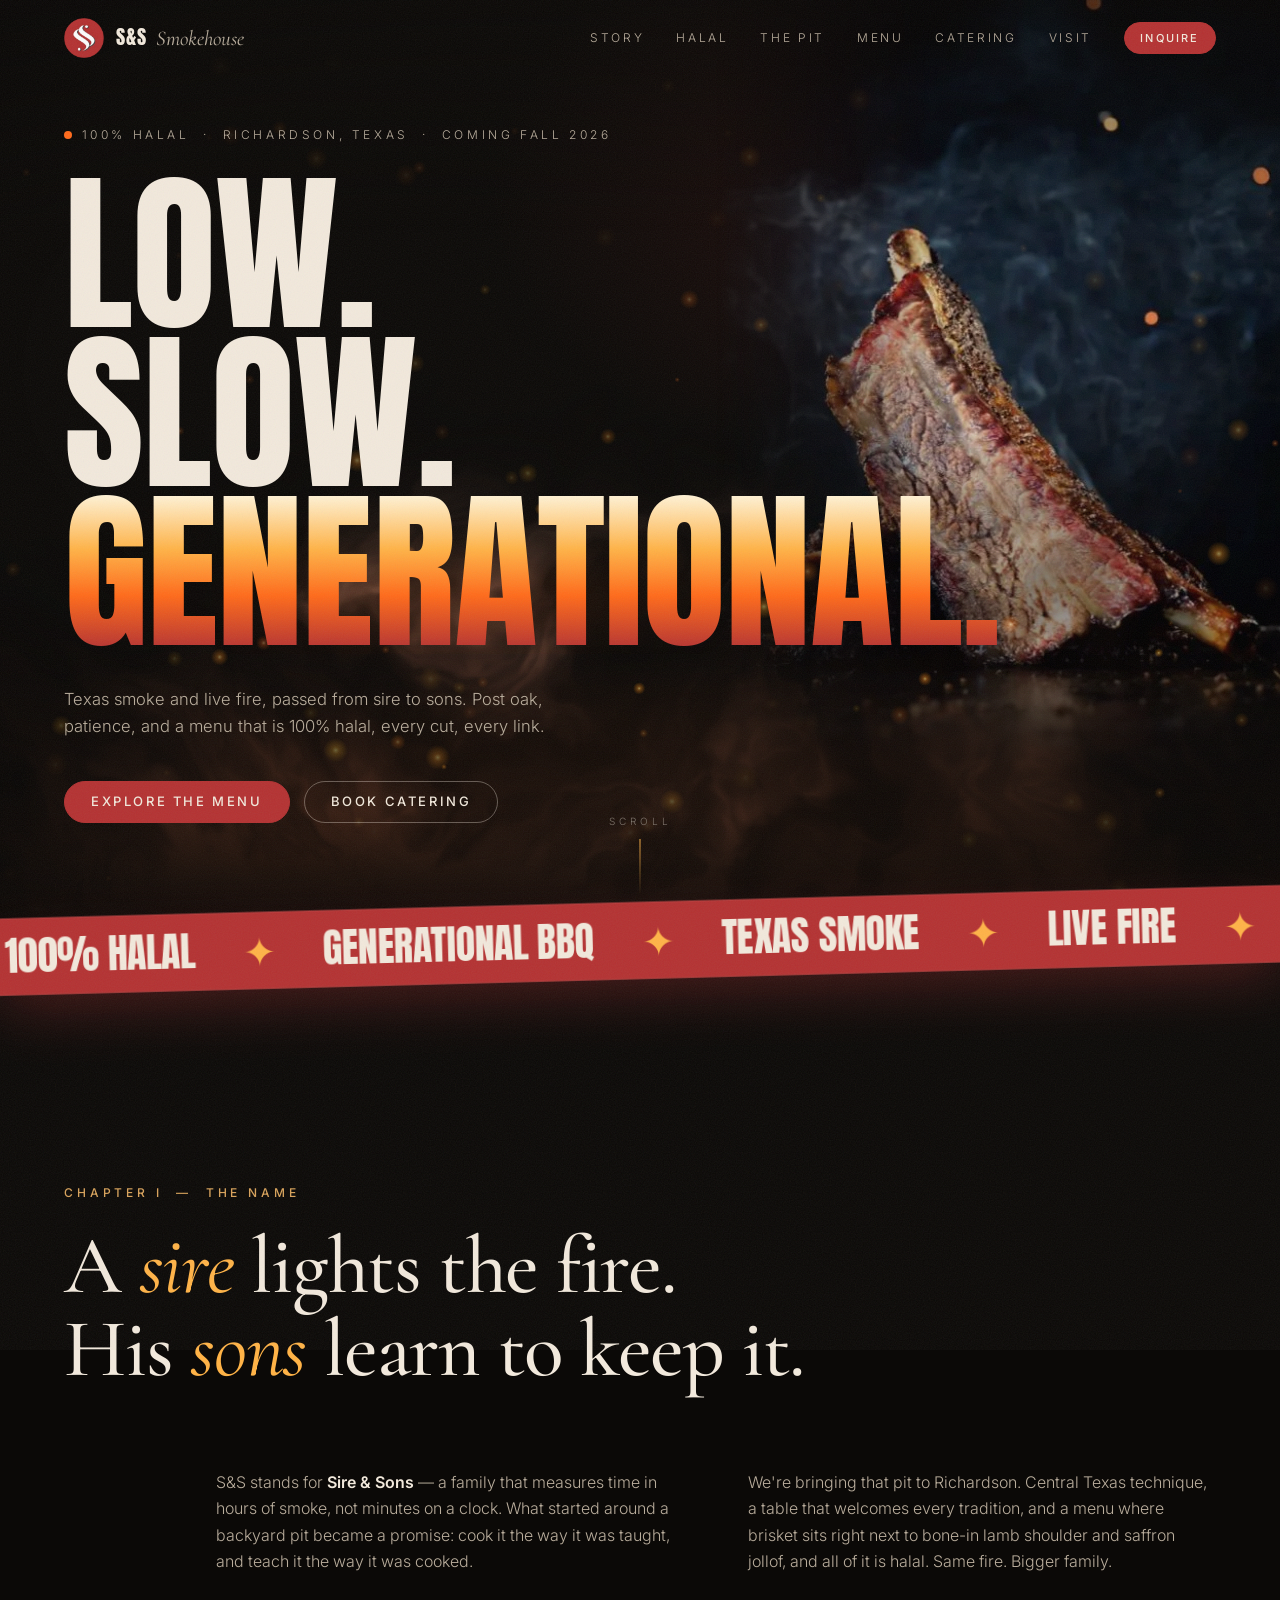
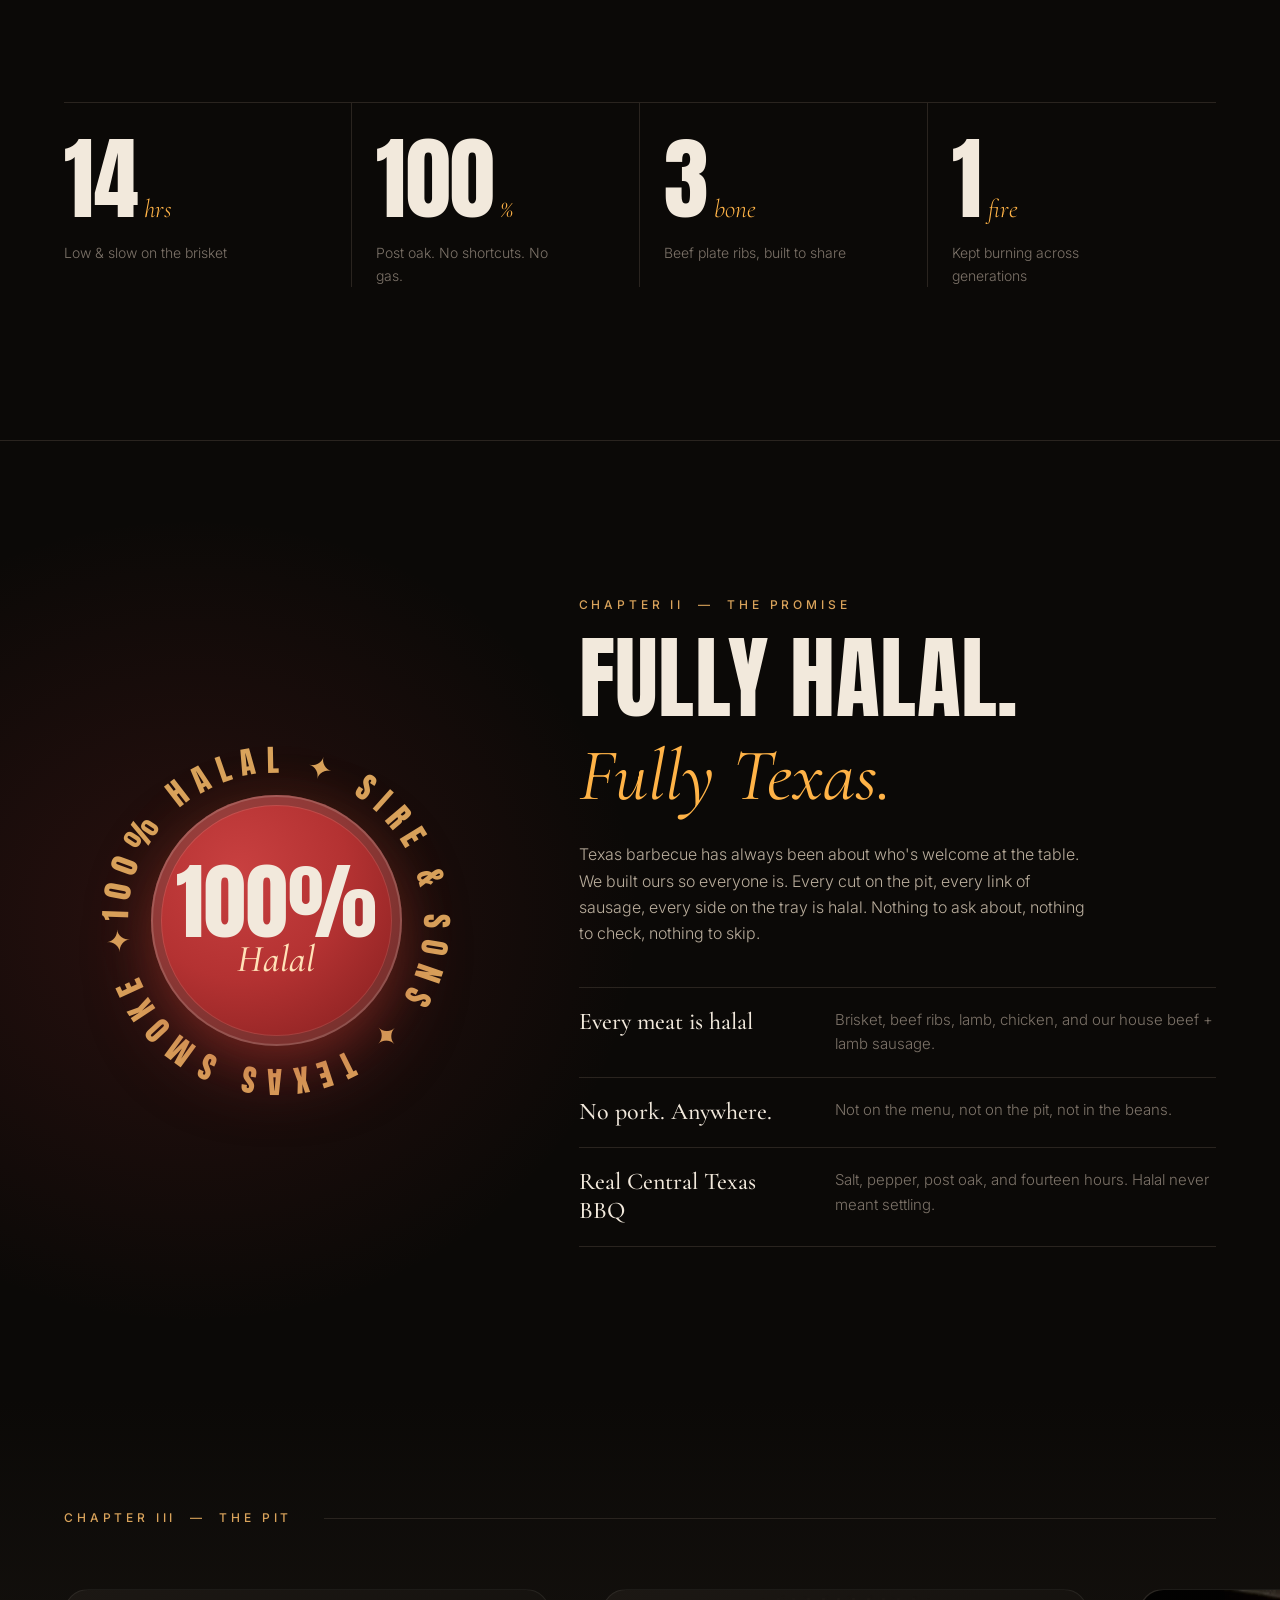
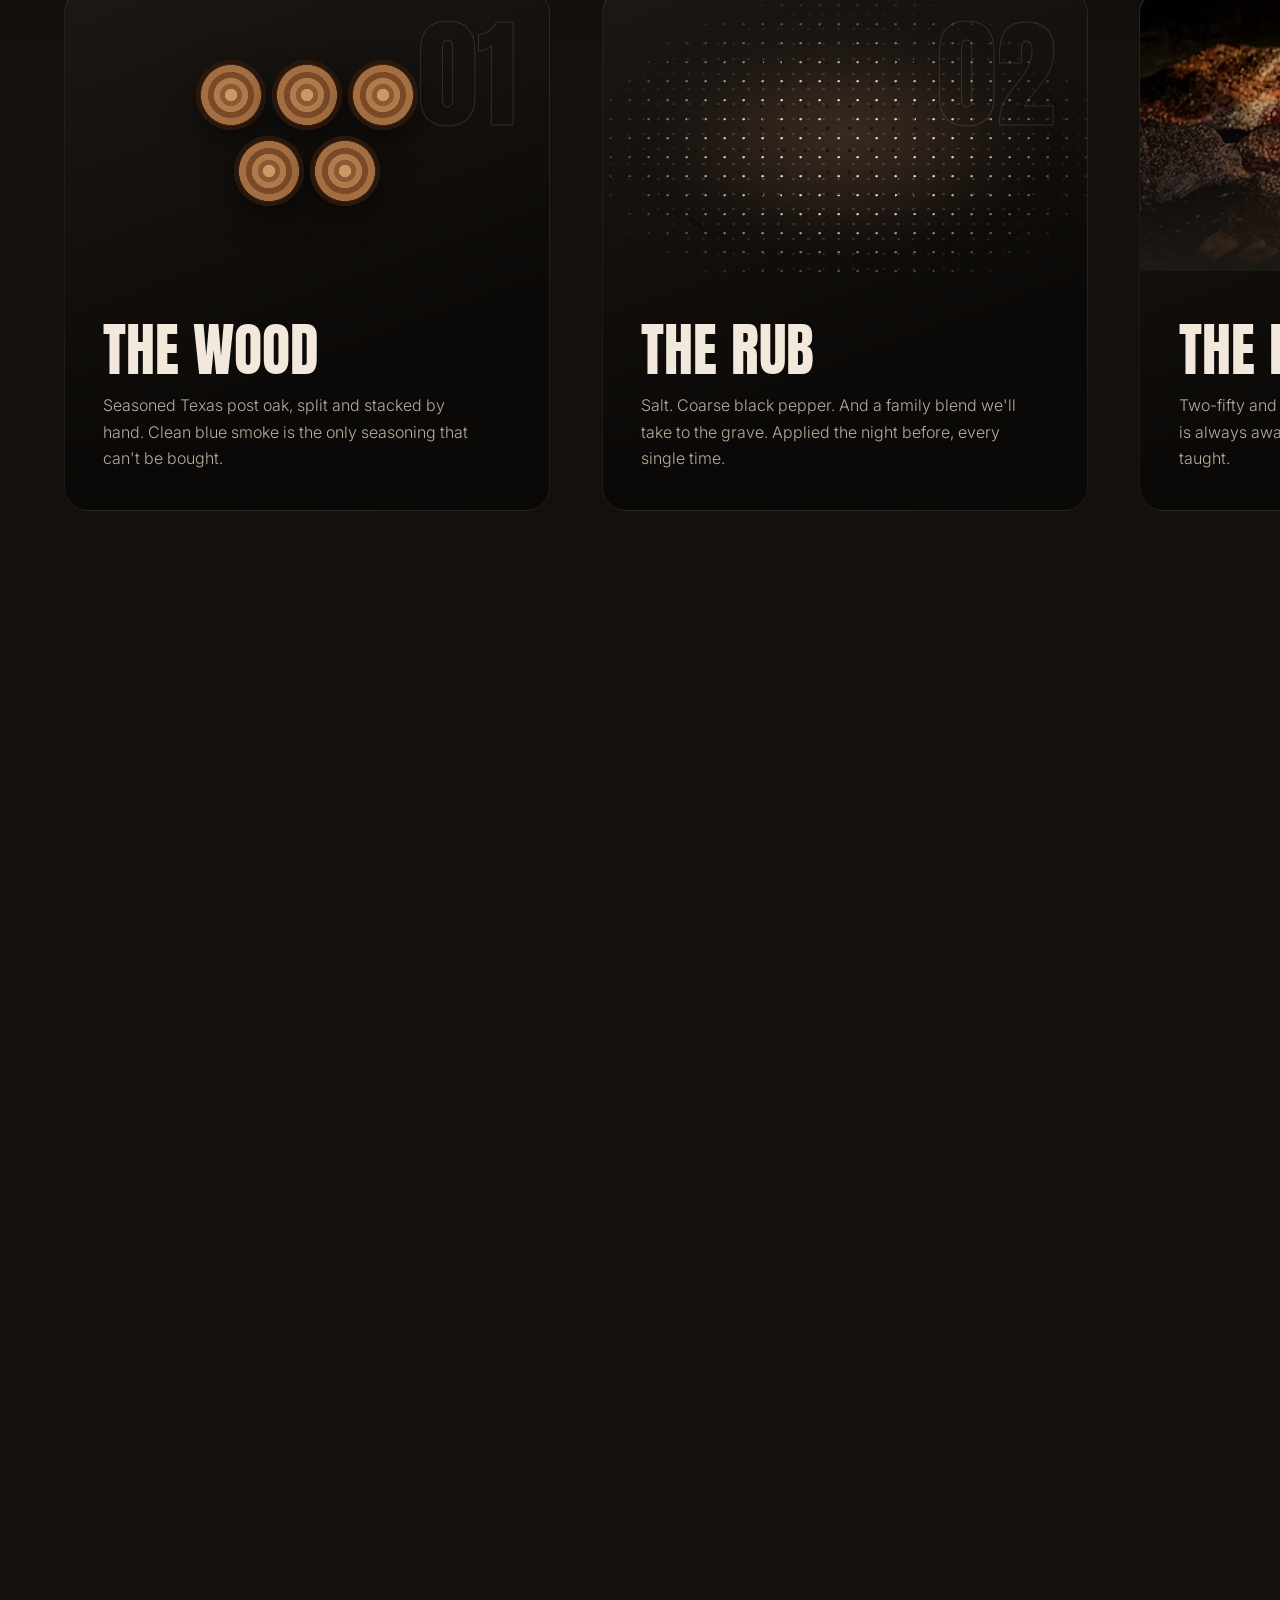
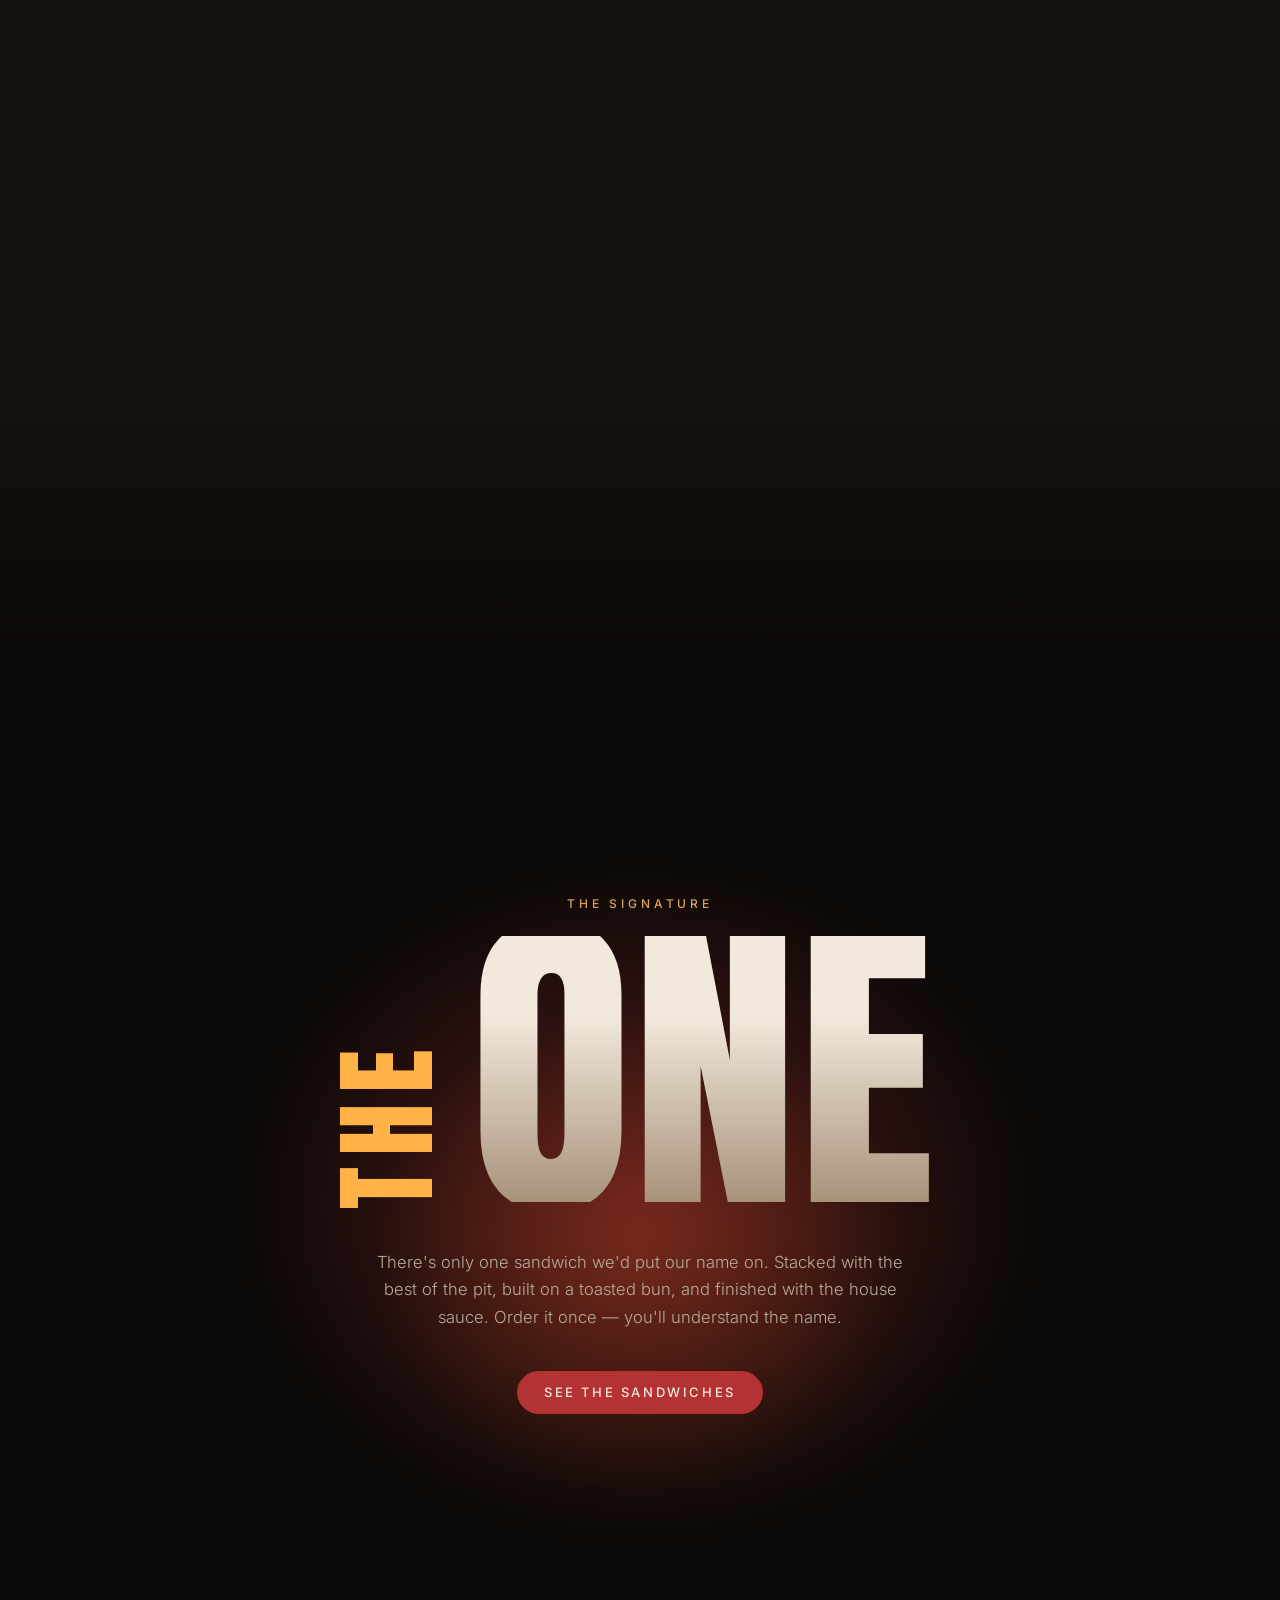
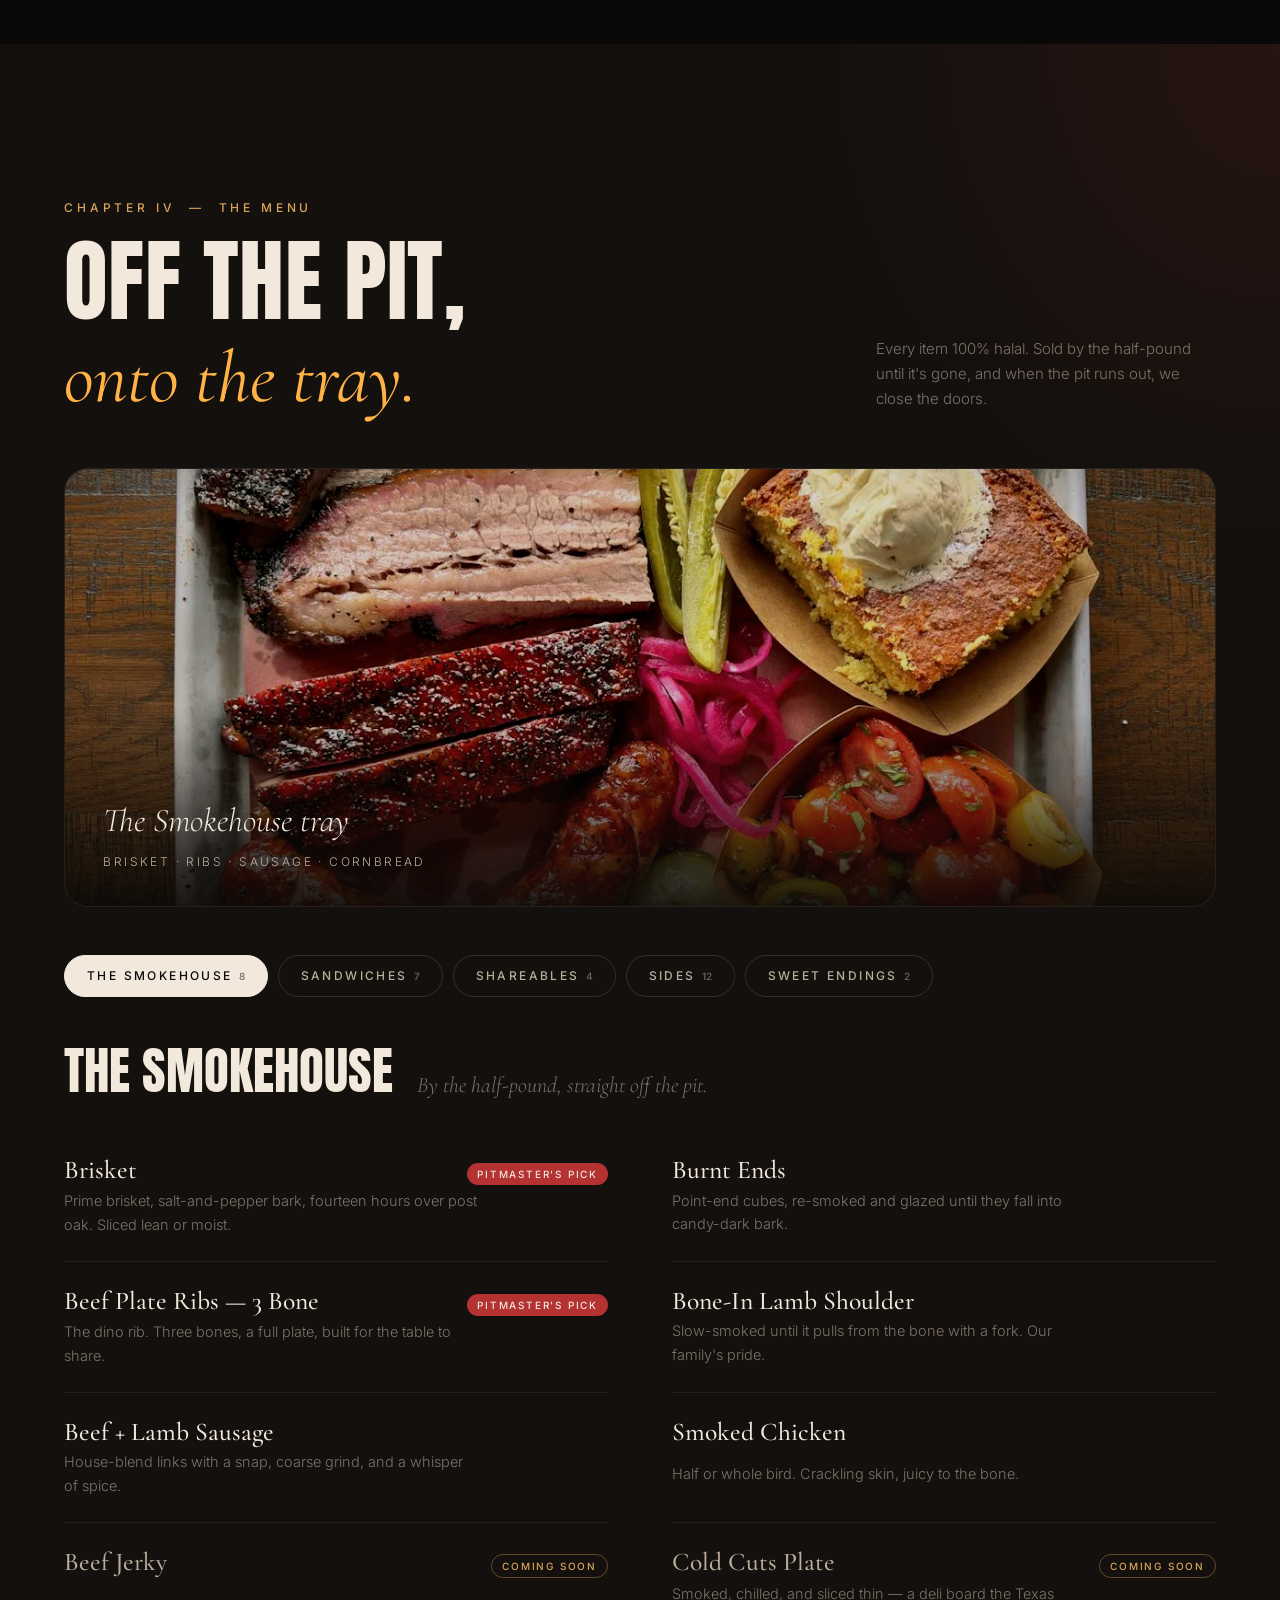
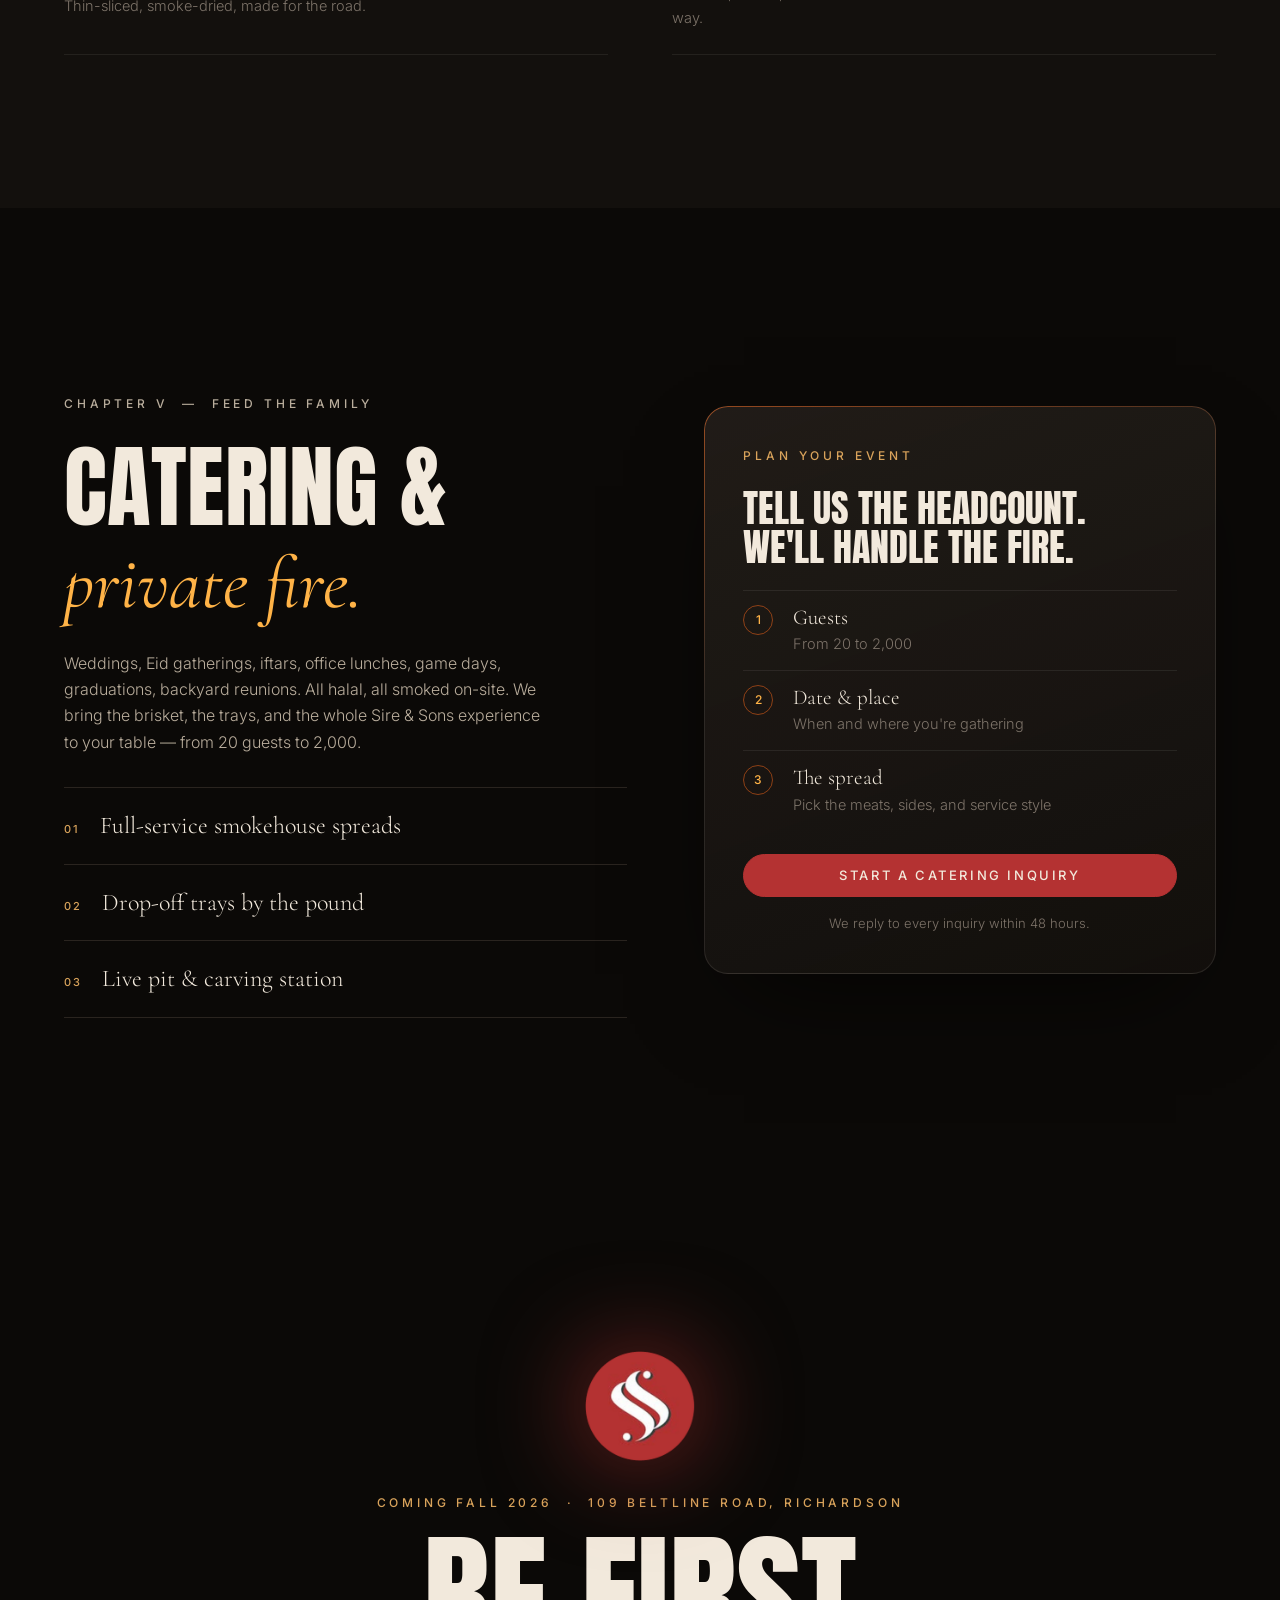
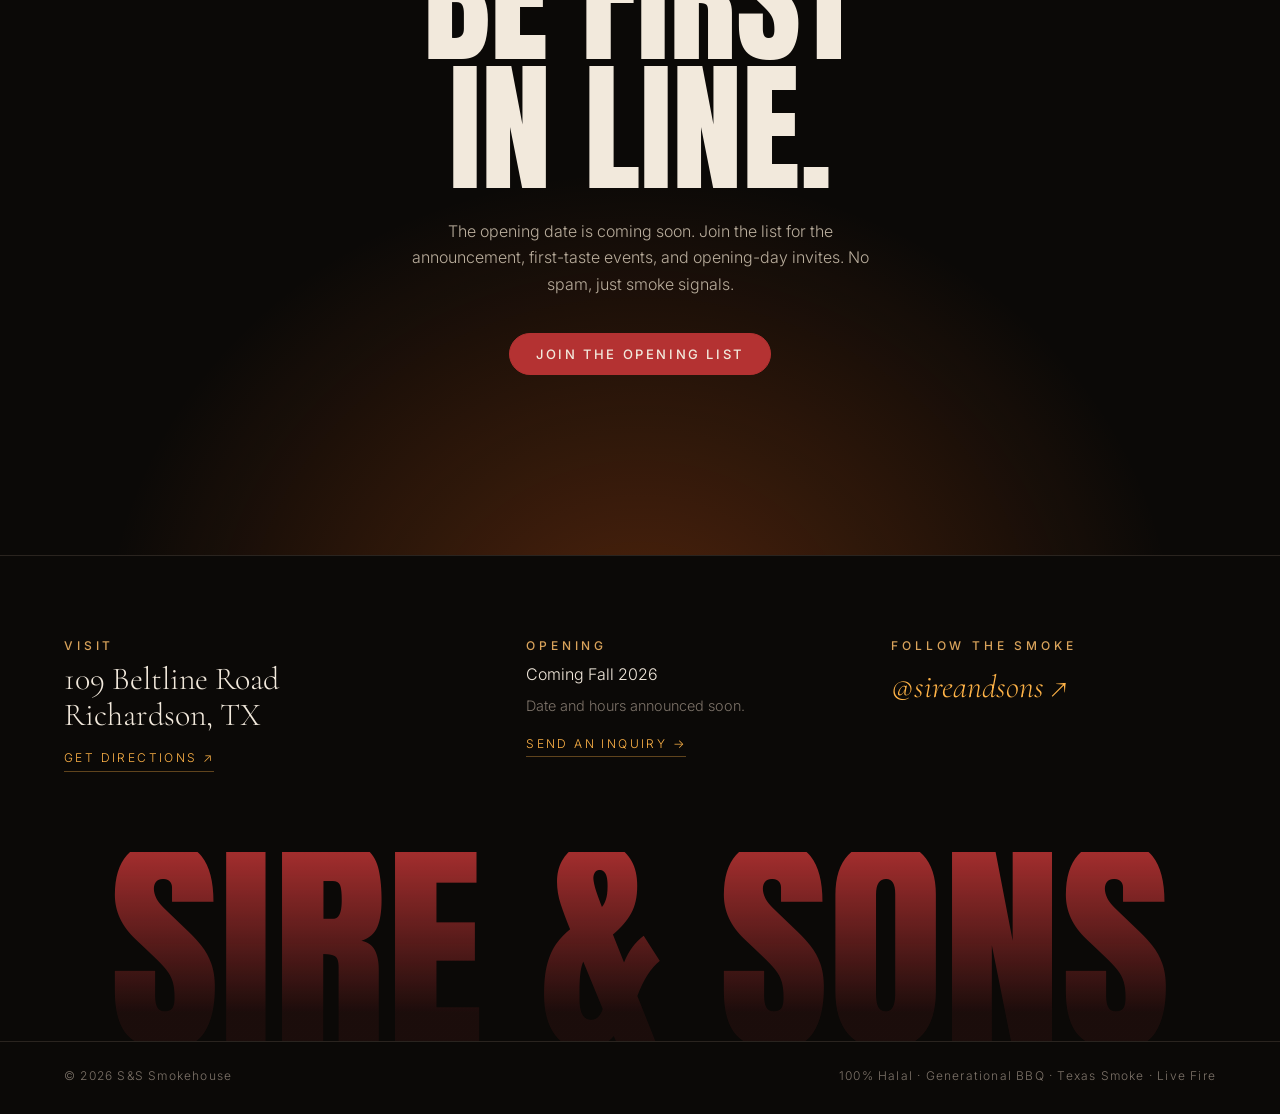
<file: index.html>
<!doctype html>
<html lang="en">
<head>
  <meta charset="utf-8" />
  <meta name="viewport" content="width=device-width, initial-scale=1" />
  <title>S&amp;S Smokehouse — Halal Texas BBQ · Richardson, TX</title>
  <meta name="description" content="S&amp;S Smokehouse by Sire &amp; Sons. 100% halal Texas BBQ: generational recipes, post oak smoke, live fire. Coming Fall 2026 to 109 Beltline Road, Richardson, TX." />
  <meta name="theme-color" content="#0b0907" />
  <meta property="og:title" content="S&amp;S Smokehouse — Generational BBQ" />
  <meta property="og:description" content="100% halal Texas BBQ. Coming Fall 2026 to Richardson, TX." />
  <meta property="og:image" content="assets/photos/smokehouse-tray.webp" />
  <link rel="icon" type="image/png" href="assets/favicon.png" />
  <link rel="preconnect" href="https://fonts.googleapis.com" />
  <link rel="preconnect" href="https://fonts.gstatic.com" crossorigin />
  <link href="https://fonts.googleapis.com/css2?family=Anton&family=Cormorant+Garamond:ital,wght@0,500;1,400;1,500&family=Inter:wght@300;400;500;600&display=swap" rel="stylesheet" />
  <link rel="stylesheet" href="styles.css" />
</head>
<body>
  <!-- Preloader -->
  <div class="loader" id="loader" aria-hidden="true">
    <img src="assets/logo-mark.png" alt="" class="loader__mark" />
    <p class="loader__text">Lighting the pit</p>
    <div class="loader__bar"><span></span></div>
  </div>

  <div class="grain" aria-hidden="true"></div>
  <div class="cursor-glow" aria-hidden="true"></div>

  <!-- Nav -->
  <header class="nav" id="nav">
    <a href="#top" class="nav__brand" aria-label="S&amp;S Smokehouse home">
      <img src="assets/logo-mark.png" alt="" width="40" height="40" />
      <span>S&amp;S <em>Smokehouse</em></span>
    </a>
    <nav class="nav__links" aria-label="Primary">
      <a href="#story">Story</a>
      <a href="#halal">Halal</a>
      <a href="#pit">The Pit</a>
      <a href="#menu">Menu</a>
      <a href="inquire.html#catering">Catering</a>
      <a href="#visit">Visit</a>
    </nav>
    <a href="inquire.html" class="btn btn--small">Inquire</a>
    <button class="nav__toggle" id="navToggle" aria-label="Open menu" aria-expanded="false"><span></span><span></span></button>
  </header>

  <main id="top">
    <!-- HERO -->
    <section class="hero" id="hero">
      <div class="hero__photo" aria-hidden="true"><img src="assets/photos/beef-rib.webp" alt="" width="608" height="898" fetchpriority="high" /></div>
      <canvas class="hero__smoke" id="smoke" aria-hidden="true"></canvas>
      <canvas class="hero__embers" id="embers" aria-hidden="true"></canvas>
      <div class="hero__vignette" aria-hidden="true"></div>

      <div class="hero__content">
        <p class="eyebrow reveal-up" style="--d:.2s"><span class="dot"></span> 100% Halal &nbsp;·&nbsp; Richardson, Texas &nbsp;·&nbsp; Coming Fall 2026</p>
        <h1 class="hero__title" aria-label="Low. Slow. Generational.">
          <span class="line"><span class="split">Low.</span></span>
          <span class="line"><span class="split">Slow.</span></span>
          <span class="line line--fire"><span class="split">Generational.</span></span>
        </h1>
        <p class="hero__sub reveal-up" style="--d:1.1s">
          Texas smoke and live fire, passed from sire to sons. Post&nbsp;oak, patience, and a menu that is 100% halal, every cut, every link.
        </p>
        <div class="hero__cta reveal-up" style="--d:1.3s">
          <a href="#menu" class="btn">Explore the menu</a>
          <a href="inquire.html#catering" class="btn btn--ghost">Book catering</a>
        </div>
      </div>

      <a href="#story" class="scroll-cue" aria-label="Scroll to story">
        <span>Scroll</span>
        <i></i>
      </a>
    </section>

    <!-- MARQUEE -->
    <div class="marquee" aria-hidden="true">
      <div class="marquee__track">
        <span>100% Halal</span><b>✦</b><span>Generational BBQ</span><b>✦</b><span>Texas Smoke</span><b>✦</b><span>Live Fire</span><b>✦</b><span>Sire &amp; Sons</span><b>✦</b><span>Richardson, TX</span><b>✦</b>
        <span>100% Halal</span><b>✦</b><span>Generational BBQ</span><b>✦</b><span>Texas Smoke</span><b>✦</b><span>Live Fire</span><b>✦</b><span>Sire &amp; Sons</span><b>✦</b><span>Richardson, TX</span><b>✦</b>
      </div>
    </div>

    <!-- STORY -->
    <section class="story" id="story">
      <div class="wrap">
        <p class="kicker reveal">Chapter I &nbsp;—&nbsp; The Name</p>
        <h2 class="story__quote reveal">
          A <em>sire</em> lights the fire.<br />
          His <em>sons</em> learn to keep it.
        </h2>
        <div class="story__grid">
          <p class="reveal">
            S&amp;S stands for <strong>Sire &amp; Sons</strong> — a family that measures time in hours of smoke, not minutes on a clock.
            What started around a backyard pit became a promise: cook it the way it was taught, and teach it the way it was cooked.
          </p>
          <p class="reveal">
            We're bringing that pit to Richardson. Central Texas technique, a table that welcomes every tradition, and a menu where brisket
            sits right next to bone-in lamb shoulder and saffron jollof, and all of it is halal. Same fire. Bigger family.
          </p>
        </div>
        <div class="stats">
          <div class="stat reveal"><span class="stat__num" data-count="14">0</span><span class="stat__unit">hrs</span><p>Low &amp; slow on the brisket</p></div>
          <div class="stat reveal"><span class="stat__num" data-count="100">0</span><span class="stat__unit">%</span><p>Post oak. No shortcuts. No gas.</p></div>
          <div class="stat reveal"><span class="stat__num" data-count="3">0</span><span class="stat__unit">bone</span><p>Beef plate ribs, built to share</p></div>
          <div class="stat reveal"><span class="stat__num" data-count="1">0</span><span class="stat__unit">fire</span><p>Kept burning across generations</p></div>
        </div>
      </div>
    </section>

    <!-- HALAL -->
    <section class="halal" id="halal">
      <div class="wrap halal__grid">
        <div class="seal reveal" aria-hidden="true">
          <svg viewBox="0 0 200 200" class="seal__ring">
            <defs><path id="sealPath" d="M100,100 m-78,0 a78,78 0 1,1 156,0 a78,78 0 1,1 -156,0" /></defs>
            <text><textPath href="#sealPath" textLength="486" lengthAdjust="spacing">100% HALAL ✦ SIRE &amp; SONS ✦ TEXAS SMOKE ✦</textPath></text>
          </svg>
          <div class="seal__core"><span>100%</span><b>Halal</b></div>
        </div>
        <div class="halal__copy">
          <p class="kicker reveal">Chapter II &nbsp;—&nbsp; The Promise</p>
          <h2 class="section-title reveal">Fully halal.<br /><em>Fully Texas.</em></h2>
          <p class="halal__lede reveal">Texas barbecue has always been about who's welcome at the table. We built ours so everyone is. Every cut on the pit, every link of sausage, every side on the tray is halal. Nothing to ask about, nothing to check, nothing to skip.</p>
          <ul class="halal__points reveal">
            <li><strong>Every meat is halal</strong><span>Brisket, beef ribs, lamb, chicken, and our house beef + lamb sausage.</span></li>
            <li><strong>No pork. Anywhere.</strong><span>Not on the menu, not on the pit, not in the beans.</span></li>
            <li><strong>Real Central Texas BBQ</strong><span>Salt, pepper, post oak, and fourteen hours. Halal never meant settling.</span></li>
          </ul>
        </div>
      </div>
    </section>

    <!-- THE PIT — pinned horizontal scroll -->
    <section class="pit" id="pit">
      <div class="pit__sticky">
        <div class="pit__head">
          <p class="kicker">Chapter III &nbsp;—&nbsp; The Pit</p>
          <div class="pit__progress"><span id="pitProgress"></span></div>
        </div>
        <div class="pit__track" id="pitTrack">
          <article class="pit__panel">
            <div class="pit__art pit__art--wood" aria-hidden="true"><i></i><i></i><i></i><i></i><i></i></div>
            <span class="pit__num">01</span>
            <h3>The Wood</h3>
            <p>Seasoned Texas post oak, split and stacked by hand. Clean blue smoke is the only seasoning that can't be bought.</p>
          </article>
          <article class="pit__panel">
            <div class="pit__art pit__art--rub" aria-hidden="true"></div>
            <span class="pit__num">02</span>
            <h3>The Rub</h3>
            <p>Salt. Coarse black pepper. And a family blend we'll take to the grave. Applied the night before, every single time.</p>
          </article>
          <article class="pit__panel">
            <div class="pit__art pit__photo"><img src="assets/photos/pit-fire.webp" alt="Briskets and beef ribs on the pit" width="504" height="235" loading="lazy" /></div>
            <span class="pit__num">03</span>
            <h3>The Fire</h3>
            <p>Two-fifty and holding. Through the night, someone is always awake, tending the fire the way they were taught.</p>
          </article>
          <article class="pit__panel">
            <div class="pit__art pit__art--rest" aria-hidden="true"><i></i></div>
            <span class="pit__num">04</span>
            <h3>The Rest</h3>
            <p>Wrapped in butcher paper and left alone. The bark sets. The juices settle. The hardest part is waiting.</p>
          </article>
          <article class="pit__panel">
            <div class="pit__art pit__art--slice" aria-hidden="true"><i></i><i></i><i></i><i></i><i></i><i></i></div>
            <span class="pit__num">05</span>
            <h3>The Slice</h3>
            <p>Against the grain, pencil-thick, a smoke ring you can see from across the room. Then it's yours.</p>
          </article>
        </div>
      </div>
    </section>

    <!-- SIGNATURE -->
    <section class="signature" id="signature">
      <div class="signature__glow" aria-hidden="true"></div>
      <div class="wrap signature__inner">
        <p class="kicker reveal">The Signature</p>
        <h2 class="signature__title reveal"><span>THE</span><span>ONE</span></h2>
        <p class="signature__lede reveal">
          There's only one sandwich we'd put our name on. Stacked with the best of the pit, built on a toasted bun, and finished with
          the house sauce. Order it once — you'll understand the name.
        </p>
        <a href="#menu" class="btn reveal" data-tab="sandwiches">See the sandwiches</a>
      </div>
    </section>

    <!-- MENU -->
    <section class="menu" id="menu">
      <div class="wrap">
        <div class="menu__head">
          <div>
            <p class="kicker reveal">Chapter IV &nbsp;—&nbsp; The Menu</p>
            <h2 class="section-title reveal">Off the pit,<br /><em>onto the tray.</em></h2>
          </div>
          <p class="menu__note reveal">Every item 100% halal. Sold by the half-pound until it's gone, and when the pit runs out, we close the doors.</p>
        </div>

        <figure class="menu__photo reveal">
          <img src="assets/photos/smokehouse-tray.webp" alt="A smokehouse tray with sliced brisket, beef ribs, sausage, pickles, and cornbread" width="1250" height="781" loading="lazy" />
          <figcaption><span>The Smokehouse tray</span> Brisket · ribs · sausage · cornbread</figcaption>
        </figure>

        <div class="tabs reveal" role="tablist" aria-label="Menu categories" id="menuTabs"></div>
        <div class="menu__panels" id="menuPanels"></div>
      </div>
    </section>

    <!-- CATERING -->
    <section class="catering" id="catering">
      <div class="wrap catering__grid">
        <div class="catering__copy">
          <p class="kicker reveal">Chapter V &nbsp;—&nbsp; Feed the Family</p>
          <h2 class="section-title reveal">Catering &amp;<br /><em>private fire.</em></h2>
          <p class="reveal">Weddings, Eid gatherings, iftars, office lunches, game days, graduations, backyard reunions. All halal, all smoked on-site. We bring the brisket, the trays, and the whole Sire &amp; Sons experience to your table — from 20 guests to 2,000.</p>
          <ul class="catering__list reveal">
            <li><span>01</span> Full-service smokehouse spreads</li>
            <li><span>02</span> Drop-off trays by the pound</li>
            <li><span>03</span> Live pit &amp; carving station</li>
          </ul>
        </div>
        <div class="card cta-card reveal">
          <p class="kicker">Plan your event</p>
          <h3>Tell us the headcount.<br />We'll handle the fire.</h3>
          <ol class="cta-card__steps">
            <li><span>Guests</span>From 20 to 2,000</li>
            <li><span>Date &amp; place</span>When and where you're gathering</li>
            <li><span>The spread</span>Pick the meats, sides, and service style</li>
          </ol>
          <a href="inquire.html#catering" class="btn btn--full">Start a catering inquiry</a>
          <p class="cta-card__note">We reply to every inquiry within 48 hours.</p>
        </div>
      </div>
    </section>

    <!-- LIST / OPENING -->
    <section class="list" id="list">
      <canvas class="list__embers" id="embers2" aria-hidden="true"></canvas>
      <div class="wrap list__inner">
        <img src="assets/logo-mark.png" alt="S&amp;S Smokehouse mark" class="list__mark reveal" width="120" height="120" />
        <p class="kicker reveal">Coming Fall 2026 &nbsp;·&nbsp; 109 Beltline Road, Richardson</p>
        <h2 class="list__title reveal">Be first<br />in line.</h2>
        <p class="reveal">The opening date is coming soon. Join the list for the announcement, first-taste events, and opening-day invites. No spam, just smoke signals.</p>
        <a href="inquire.html#list" class="btn reveal">Join the opening list</a>
      </div>
    </section>
  </main>

  <!-- FOOTER / VISIT -->
  <footer class="footer" id="visit">
    <div class="wrap footer__grid">
      <div>
        <p class="kicker">Visit</p>
        <p class="footer__big">109 Beltline Road<br />Richardson, TX</p>
        <a class="footer__link" href="https://www.google.com/maps/search/?api=1&amp;query=109+Beltline+Road+Richardson+TX" target="_blank" rel="noopener">Get directions ↗</a>
      </div>
      <div>
        <p class="kicker">Opening</p>
        <p>Coming Fall 2026</p>
        <p class="muted">Date and hours announced soon.</p>
        <a class="footer__link" href="inquire.html">Send an inquiry →</a>
      </div>
      <div>
        <p class="kicker">Follow the smoke</p>
        <a class="footer__ig" href="https://instagram.com/sireandsons" target="_blank" rel="noopener">@sireandsons ↗</a>
      </div>
    </div>
    <div class="footer__word" aria-hidden="true">SIRE&nbsp;&amp;&nbsp;SONS</div>
    <div class="wrap footer__base">
      <span>© <span id="year">2026</span> S&amp;S Smokehouse</span>
      <span>100% Halal · Generational BBQ · Texas Smoke · Live Fire</span>
    </div>
  </footer>

  <script src="main.js"></script>
</body>
</html>
</file>
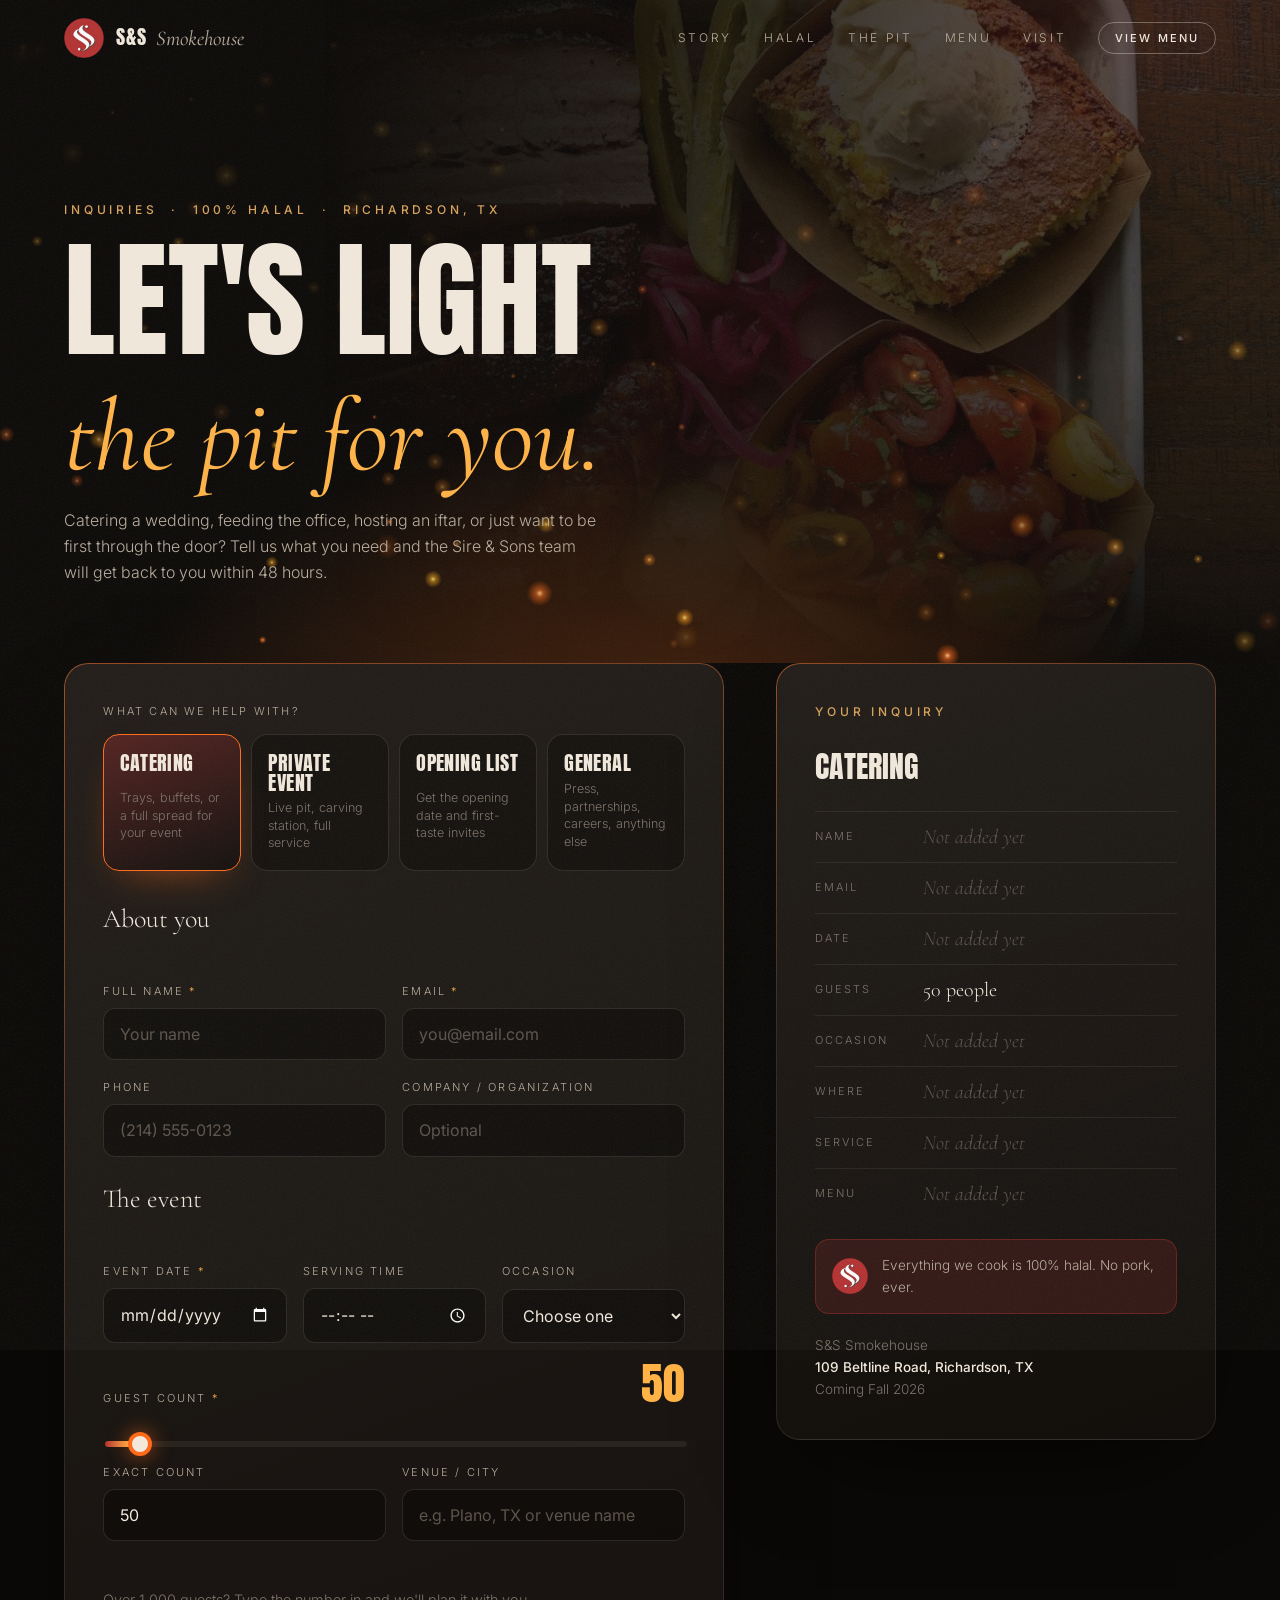
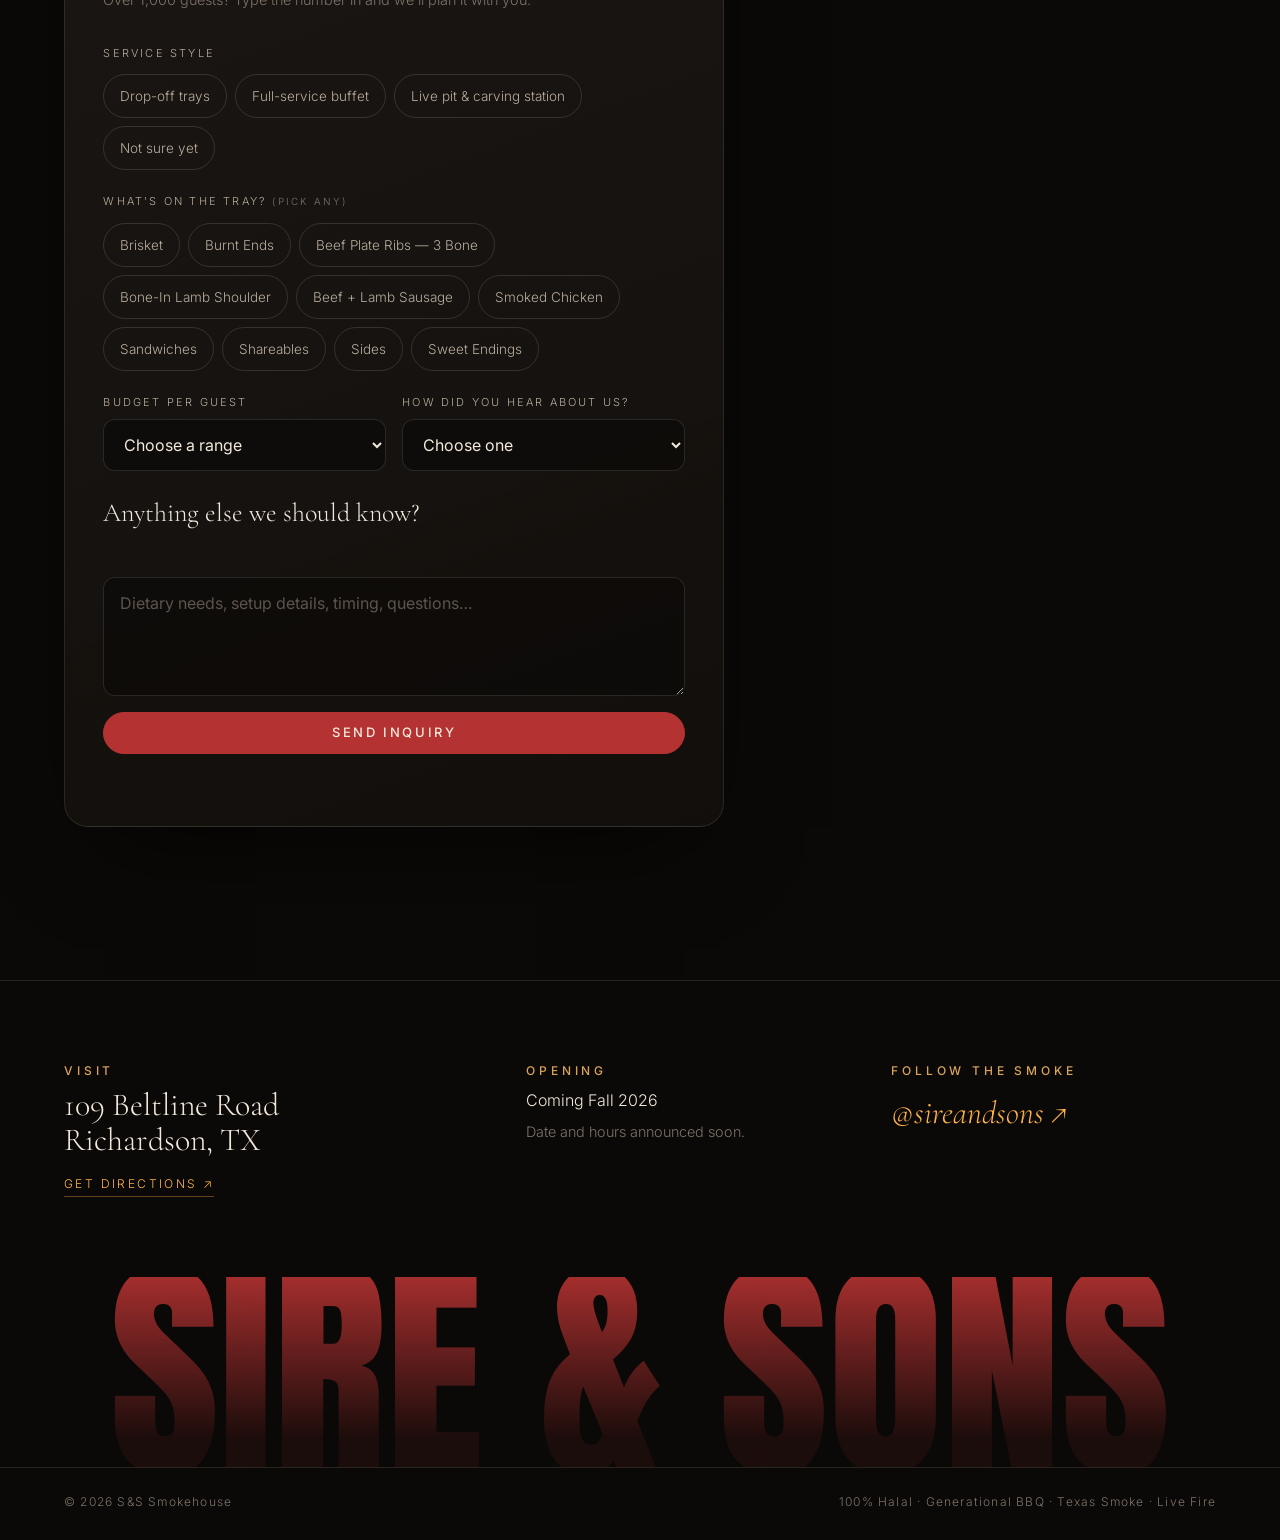
<file: inquire.html>
<!doctype html>
<html lang="en">
<head>
  <meta charset="utf-8" />
  <meta name="viewport" content="width=device-width, initial-scale=1" />
  <title>Inquire — S&amp;S Smokehouse</title>
  <meta name="description" content="Catering, private events, and the opening list for S&amp;S Smokehouse, 100% halal Texas BBQ in Richardson, TX." />
  <meta name="theme-color" content="#0b0907" />
  <link rel="icon" type="image/png" href="assets/favicon.png" />
  <link rel="preconnect" href="https://fonts.googleapis.com" />
  <link rel="preconnect" href="https://fonts.gstatic.com" crossorigin />
  <link href="https://fonts.googleapis.com/css2?family=Anton&family=Cormorant+Garamond:ital,wght@0,500;1,400;1,500&family=Inter:wght@300;400;500;600&display=swap" rel="stylesheet" />
  <link rel="stylesheet" href="styles.css" />
</head>
<body class="page-inquire">
  <div class="grain" aria-hidden="true"></div>
  <div class="cursor-glow" aria-hidden="true"></div>

  <header class="nav" id="nav">
    <a href="index.html" class="nav__brand" aria-label="S&amp;S Smokehouse home">
      <img src="assets/logo-mark.png" alt="" width="40" height="40" />
      <span>S&amp;S <em>Smokehouse</em></span>
    </a>
    <nav class="nav__links" aria-label="Primary">
      <a href="index.html#story">Story</a>
      <a href="index.html#halal">Halal</a>
      <a href="index.html#pit">The Pit</a>
      <a href="index.html#menu">Menu</a>
      <a href="index.html#visit">Visit</a>
    </nav>
    <a href="index.html#menu" class="btn btn--small btn--ghost">View menu</a>
    <button class="nav__toggle" id="navToggle" aria-label="Open menu" aria-expanded="false"><span></span><span></span></button>
  </header>

  <main>
    <section class="inq-hero">
      <div class="inq-hero__photo" aria-hidden="true"><img src="assets/photos/smokehouse-tray.webp" alt="" width="1250" height="781" /></div>
      <canvas id="embers" aria-hidden="true"></canvas>
      <div class="wrap">
        <p class="kicker">Inquiries &nbsp;·&nbsp; 100% Halal &nbsp;·&nbsp; Richardson, TX</p>
        <h1>Let's light<br /><em>the pit for you.</em></h1>
        <p>Catering a wedding, feeding the office, hosting an iftar, or just want to be first through the door? Tell us what you need and the Sire &amp; Sons team will get back to you within 48 hours.</p>
      </div>
    </section>

    <section class="inq">
      <div class="wrap inq__grid">
        <div>
          <form class="card form" id="inquiryForm" novalidate>
            <fieldset class="types">
              <legend>What can we help with?</legend>
              <label class="type"><input type="radio" name="type" id="type-catering" value="catering" checked /><span><b>Catering</b><small>Trays, buffets, or a full spread for your event</small></span></label>
              <label class="type"><input type="radio" name="type" id="type-private" value="private" /><span><b>Private event</b><small>Live pit, carving station, full service</small></span></label>
              <label class="type"><input type="radio" name="type" id="type-list" value="list" /><span><b>Opening list</b><small>Get the opening date and first-taste invites</small></span></label>
              <label class="type"><input type="radio" name="type" id="type-general" value="general" /><span><b>General</b><small>Press, partnerships, careers, anything else</small></span></label>
            </fieldset>

            <fieldset class="fieldset">
              <legend>About you</legend>
              <div class="form__row">
                <label for="f-name"><span>Full name <span class="req">*</span></span><input id="f-name" name="name" required autocomplete="name" placeholder="Your name" /></label>
                <label for="f-email"><span>Email <span class="req">*</span></span><input id="f-email" name="email" type="email" required autocomplete="email" placeholder="you@email.com" /></label>
              </div>
              <div class="form__row">
                <label for="f-phone">Phone<input id="f-phone" name="phone" type="tel" autocomplete="tel" placeholder="(214) 555-0123" /></label>
                <label for="f-org" data-for="catering private general">Company / organization<input id="f-org" name="organization" autocomplete="organization" placeholder="Optional" /></label>
              </div>
            </fieldset>

            <fieldset class="fieldset" data-for="catering private">
              <legend>The event</legend>
              <div class="form__row form__row--3">
                <label for="f-date"><span>Event date <span class="req">*</span></span><input id="f-date" name="event_date" type="date" /></label>
                <label for="f-time">Serving time<input id="f-time" name="event_time" type="time" /></label>
                <label for="f-kind">Occasion
                  <select id="f-kind" name="occasion">
                    <option value="">Choose one</option>
                    <option>Wedding / Walima</option>
                    <option>Eid gathering</option>
                    <option>Iftar / Ramadan</option>
                    <option>Corporate / office</option>
                    <option>Birthday / graduation</option>
                    <option>Family reunion</option>
                    <option>Game day / tailgate</option>
                    <option>Community / mosque event</option>
                    <option>Other</option>
                  </select>
                </label>
              </div>

              <div class="guests">
                <div class="guests__top"><label for="f-guests-range"><span>Guest count <span class="req">*</span></span></label><span class="guests__val" id="guestsVal">50</span></div>
                <input id="f-guests-range" type="range" min="10" max="1000" step="5" value="50" aria-describedby="guestsHint" />
                <div class="form__row">
                  <label for="f-guests">Exact count<input id="f-guests" name="guests" type="number" min="10" step="1" value="50" inputmode="numeric" /></label>
                  <label for="f-location">Venue / city<input id="f-location" name="location" placeholder="e.g. Plano, TX or venue name" /></label>
                </div>
                <p class="muted" id="guestsHint">Over 1,000 guests? Type the number in and we'll plan it with you.</p>
              </div>

              <div class="chip-group">
                <p>Service style</p>
                <div class="chips">
                  <label class="chip"><input type="radio" name="service" id="svc-dropoff" value="Drop-off trays" /><span>Drop-off trays</span></label>
                  <label class="chip"><input type="radio" name="service" id="svc-buffet" value="Full-service buffet" /><span>Full-service buffet</span></label>
                  <label class="chip"><input type="radio" name="service" id="svc-pit" value="Live pit &amp; carving station" /><span>Live pit &amp; carving station</span></label>
                  <label class="chip"><input type="radio" name="service" id="svc-unsure" value="Not sure yet" /><span>Not sure yet</span></label>
                </div>
              </div>

              <div class="chip-group">
                <p>What's on the tray? <span class="muted">(pick any)</span></p>
                <div class="chips" id="menuChips"></div>
              </div>

              <div class="form__row">
                <label for="f-budget">Budget per guest
                  <select id="f-budget" name="budget">
                    <option value="">Choose a range</option>
                    <option>Under $20</option>
                    <option>$20 – $35</option>
                    <option>$35 – $50</option>
                    <option>$50+</option>
                    <option>Not sure yet</option>
                  </select>
                </label>
                <label for="f-heard">How did you hear about us?
                  <select id="f-heard" name="heard_from">
                    <option value="">Choose one</option>
                    <option>Instagram</option>
                    <option>Friend / family</option>
                    <option>Google</option>
                    <option>Event / pop-up</option>
                    <option>Other</option>
                  </select>
                </label>
              </div>
            </fieldset>

            <fieldset class="fieldset">
              <legend><span data-label-for="catering private">Anything else we should know?</span><span data-label-for="list">Anything you're most excited to try?</span><span data-label-for="general"><span>Your message <span class="req">*</span></span></span></legend>
              <label for="f-details" class="sr-only">Details</label>
              <textarea id="f-details" name="details" rows="4" placeholder="Dietary needs, setup details, timing, questions…"></textarea>
            </fieldset>

            <button class="btn btn--full" type="submit" id="submitBtn">Send inquiry</button>
            <p class="form__msg" id="formMsg" role="status" aria-live="polite"></p>
          </form>

          <div class="card done" id="done" hidden>
            <img src="assets/logo-mark.png" alt="" />
            <p class="kicker">Inquiry received</p>
            <h2 id="doneTitle">The fire's lit.</h2>
            <p id="doneText">Thanks for reaching out. The Sire &amp; Sons team will get back to you within 48 hours.</p>
            <p class="muted" id="doneNote" hidden></p>
            <div class="done__actions">
              <a href="index.html#menu" class="btn">Browse the menu</a>
              <button type="button" class="btn btn--ghost" id="again">Send another</button>
            </div>
          </div>
        </div>

        <aside class="card summary" aria-label="Your inquiry summary">
          <p class="kicker" style="margin:0">Your inquiry</p>
          <h3 id="sumTitle">Catering</h3>
          <dl id="sumList"></dl>
          <div class="summary__halal"><img src="assets/logo-mark.png" alt="" /> Everything we cook is 100% halal. No pork, ever.</div>
          <p class="summary__contact">S&amp;S Smokehouse<br /><strong>109 Beltline Road, Richardson, TX</strong><br />Coming Fall 2026</p>
        </aside>
      </div>
    </section>
  </main>

  <footer class="footer" id="visit">
    <div class="wrap footer__grid">
      <div>
        <p class="kicker">Visit</p>
        <p class="footer__big">109 Beltline Road<br />Richardson, TX</p>
        <a class="footer__link" href="https://www.google.com/maps/search/?api=1&amp;query=109+Beltline+Road+Richardson+TX" target="_blank" rel="noopener">Get directions ↗</a>
      </div>
      <div>
        <p class="kicker">Opening</p>
        <p>Coming Fall 2026</p>
        <p class="muted">Date and hours announced soon.</p>
      </div>
      <div>
        <p class="kicker">Follow the smoke</p>
        <a class="footer__ig" href="https://instagram.com/sireandsons" target="_blank" rel="noopener">@sireandsons ↗</a>
      </div>
    </div>
    <div class="footer__word" aria-hidden="true">SIRE&nbsp;&amp;&nbsp;SONS</div>
    <div class="wrap footer__base">
      <span>© <span id="year">2026</span> S&amp;S Smokehouse</span>
      <span>100% Halal · Generational BBQ · Texas Smoke · Live Fire</span>
    </div>
  </footer>

  <script src="main.js"></script>
  <script src="inquire.js"></script>
</body>
</html>
</file>
<file: styles.css>
/* ==========================================================================
   S&S Smokehouse — cinematic landing page
   ========================================================================== */

:root {
  color-scheme: dark;
  --char: #0b0907;
  --char-2: #13100d;
  --char-3: #1c1814;
  --ash: #2a241f;
  --bone: #f2e9dc;
  --bone-dim: #b9ad9c;
  --smoke: #7d7369;
  --brand: #b43232;      /* logo red */
  --brand-deep: #7d1c1c;
  --ember: #ff6a1a;
  --flame: #ffb347;
  --gold: #d9a35b;

  --f-display: "Anton", "Impact", sans-serif;
  --f-serif: "Cormorant Garamond", Georgia, serif;
  --f-body: "Inter", system-ui, -apple-system, sans-serif;

  --ease: cubic-bezier(.2, .7, .1, 1);
  --gutter: clamp(16px, 5vw, 72px);
  --max: 1320px;
}

*, *::before, *::after { box-sizing: border-box; }
html { scroll-behavior: smooth; -webkit-text-size-adjust: 100%; }
body {
  margin: 0;
  background: var(--char);
  color: var(--bone);
  font-family: var(--f-body);
  font-weight: 300;
  font-size: clamp(16px, 1.05vw, 18px);
  line-height: 1.65;
  overflow-x: hidden;
  -webkit-font-smoothing: antialiased;
}
body.is-loading { overflow: hidden; }
img { max-width: 100%; display: block; }
[hidden] { display: none !important; }
a { color: inherit; text-decoration: none; }
em { font-family: var(--f-serif); font-style: italic; font-weight: 400; }
strong { font-weight: 600; color: var(--bone); }
::selection { background: var(--brand); color: var(--bone); }

.wrap { width: 100%; max-width: var(--max); margin: 0 auto; padding: 0 var(--gutter); }
.muted { color: var(--smoke); font-size: .9em; }
.sr-only { position: absolute; width: 1px; height: 1px; padding: 0; margin: -1px; overflow: hidden; clip: rect(0 0 0 0); white-space: nowrap; border: 0; }

.kicker {
  font-family: var(--f-body);
  font-size: 12px;
  letter-spacing: .32em;
  text-transform: uppercase;
  color: var(--gold);
  font-weight: 500;
  margin: 0 0 1.4rem;
}
.section-title {
  font-family: var(--f-display);
  font-weight: 400;
  text-transform: uppercase;
  font-size: clamp(48px, 7vw, 112px);
  line-height: .92;
  letter-spacing: .005em;
  margin: 0;
}
.section-title em {
  text-transform: none;
  color: var(--flame);
  font-size: .82em;
  letter-spacing: 0;
}

/* ---------- Buttons ---------- */
.btn {
  --bg: var(--brand);
  position: relative;
  display: inline-flex;
  align-items: center;
  justify-content: center;
  gap: .6em;
  padding: 1.05em 2em;
  font: 500 13px/1 var(--f-body);
  letter-spacing: .2em;
  text-transform: uppercase;
  color: var(--bone);
  background: var(--bg);
  border: 1px solid var(--bg);
  border-radius: 999px;
  cursor: pointer;
  overflow: hidden;
  isolation: isolate;
  transition: transform .4s var(--ease), box-shadow .4s var(--ease), border-color .4s;
}
.btn::before {
  content: "";
  position: absolute; inset: 0;
  background: radial-gradient(120% 120% at 50% 120%, var(--flame), var(--ember) 40%, transparent 70%);
  opacity: 0;
  transform: translateY(40%);
  transition: opacity .5s var(--ease), transform .5s var(--ease);
  z-index: -1;
}
.btn:hover { transform: translateY(-2px); box-shadow: 0 14px 40px -12px rgba(255, 106, 26, .55); }
.btn:hover::before { opacity: 1; transform: none; }
.btn--ghost { --bg: transparent; border-color: rgba(242, 233, 220, .35); }
.btn--ghost:hover { border-color: var(--flame); }
.btn--small { padding: .85em 1.4em; font-size: 11px; }
.btn--full { width: 100%; }
.btn:focus-visible, a:focus-visible, button:focus-visible, input:focus-visible, textarea:focus-visible {
  outline: 2px solid var(--flame); outline-offset: 3px;
}

/* ---------- Loader ---------- */
.loader {
  position: fixed; inset: 0; z-index: 100;
  display: grid; place-content: center; justify-items: center; gap: 18px;
  background: var(--char);
  transition: opacity .9s var(--ease), visibility .9s;
}
.loader__mark { width: 84px; height: 84px; animation: breathe 1.6s ease-in-out infinite; filter: drop-shadow(0 0 30px rgba(180, 50, 50, .6)); }
.loader__text { margin: 0; font-size: 11px; letter-spacing: .4em; text-transform: uppercase; color: var(--bone-dim); }
.loader__bar { width: 160px; height: 1px; background: var(--ash); overflow: hidden; }
.loader__bar span { display: block; height: 100%; width: 100%; background: linear-gradient(90deg, var(--brand), var(--flame)); transform-origin: left; animation: load 1.4s var(--ease) forwards; }
.loader.is-done { opacity: 0; visibility: hidden; }
@keyframes load { from { transform: scaleX(0); } to { transform: scaleX(1); } }
@keyframes breathe { 50% { transform: scale(1.06); filter: drop-shadow(0 0 50px rgba(255, 106, 26, .7)); } }

/* ---------- Grain + cursor ---------- */
.grain {
  position: fixed; inset: -50%; z-index: 90; pointer-events: none;
  opacity: .07;
  background-image: url("data:image/svg+xml,%3Csvg xmlns='http://www.w3.org/2000/svg' width='200' height='200'%3E%3Cfilter id='n'%3E%3CfeTurbulence type='fractalNoise' baseFrequency='.85' numOctaves='3' stitchTiles='stitch'/%3E%3C/filter%3E%3Crect width='100%25' height='100%25' filter='url(%23n)'/%3E%3C/svg%3E");
  animation: grain 1s steps(6) infinite;
}
@keyframes grain {
  0%, 100% { transform: translate(0, 0); }
  20% { transform: translate(-3%, 2%); }
  40% { transform: translate(2%, -4%); }
  60% { transform: translate(-4%, -2%); }
  80% { transform: translate(3%, 3%); }
}
.cursor-glow {
  position: fixed; left: 0; top: 0; z-index: 1; pointer-events: none;
  width: 520px; height: 520px; margin: -260px 0 0 -260px;
  border-radius: 50%;
  background: radial-gradient(circle, rgba(255, 106, 26, .10), transparent 65%);
  mix-blend-mode: screen;
  opacity: 0;
  transition: opacity .6s;
}
@media (hover: hover) and (pointer: fine) { .cursor-glow.is-on { opacity: 1; } }

/* ---------- Nav ---------- */
.nav {
  position: fixed; top: 0; left: 0; right: 0; z-index: 50;
  display: flex; align-items: center; gap: 2rem;
  padding: 18px var(--gutter);
  transition: background .5s, padding .5s var(--ease), backdrop-filter .5s, transform .5s var(--ease);
}
.nav.is-scrolled {
  background: rgba(11, 9, 7, .72);
  backdrop-filter: blur(14px) saturate(1.2);
  -webkit-backdrop-filter: blur(14px) saturate(1.2);
  padding-top: 12px; padding-bottom: 12px;
  border-bottom: 1px solid rgba(242, 233, 220, .06);
}
.nav.is-hidden { transform: translateY(-100%); }
.nav__brand { display: flex; align-items: center; gap: 12px; font-family: var(--f-display); font-size: 20px; letter-spacing: .06em; text-transform: uppercase; margin-right: auto; }
.nav__brand img { width: 40px; height: 40px; }
.nav__brand em { font-family: var(--f-serif); text-transform: none; font-size: 1.05em; letter-spacing: 0; color: var(--bone-dim); margin-left: 2px; }
.nav__links { display: flex; gap: 2rem; }
.nav__links a { position: relative; font-size: 12px; letter-spacing: .22em; text-transform: uppercase; color: var(--bone-dim); transition: color .3s; }
.nav__links a::after { content: ""; position: absolute; left: 0; right: 0; bottom: -6px; height: 1px; background: var(--flame); transform: scaleX(0); transform-origin: right; transition: transform .4s var(--ease); }
.nav__links a:hover { color: var(--bone); }
.nav__links a:hover::after { transform: scaleX(1); transform-origin: left; }
.nav__toggle { display: none; }

/* ---------- Hero ---------- */
.hero {
  position: relative;
  min-height: 100svh;
  display: flex; align-items: center;
  padding: 120px var(--gutter) 100px;
  overflow: hidden;
  background:
    radial-gradient(70% 55% at 50% 110%, rgba(255, 106, 26, .35), transparent 70%),
    radial-gradient(60% 50% at 80% 20%, rgba(180, 50, 50, .15), transparent 70%),
    var(--char);
}
.hero__smoke, .hero__embers { position: absolute; inset: 0; width: 100%; height: 100%; }
.hero__embers { mix-blend-mode: screen; }
.hero__vignette {
  position: absolute; inset: 0; pointer-events: none;
  background:
    radial-gradient(120% 90% at 50% 40%, transparent 40%, rgba(5, 4, 3, .85) 100%),
    linear-gradient(to bottom, rgba(11, 9, 7, .6), transparent 25%, transparent 70%, var(--char));
}
.hero__content { position: relative; z-index: 2; width: 100%; max-width: var(--max); margin: 0 auto; }
.eyebrow {
  display: inline-flex; align-items: center; gap: .8em;
  font-size: 12px; letter-spacing: .3em; text-transform: uppercase; color: var(--bone-dim);
  margin: 0 0 2rem;
}
.dot { width: 8px; height: 8px; border-radius: 50%; background: var(--ember); box-shadow: 0 0 0 0 rgba(255, 106, 26, .7); animation: pulse 2s infinite; }
@keyframes pulse { 70% { box-shadow: 0 0 0 12px rgba(255, 106, 26, 0); } 100% { box-shadow: 0 0 0 0 rgba(255, 106, 26, 0); } }

.hero__title {
  font-family: var(--f-display);
  font-weight: 400;
  text-transform: uppercase;
  font-size: clamp(64px, 13.5vw, 230px);
  line-height: .9;
  letter-spacing: -.005em;
  margin: 0 0 2rem;
}
.hero__title .line { display: block; overflow: hidden; padding-bottom: .02em; }
.hero__title .split { display: inline-block; }
.hero__title .char { display: inline-block; transform: translateY(110%) rotate(6deg); opacity: 0; transition: transform 1.1s var(--ease), opacity 1.1s var(--ease); transition-delay: var(--cd, 0s); }
.is-ready .hero__title .char { transform: none; opacity: 1; }
.line--fire .char {
  background: linear-gradient(180deg, #fff3d6 0%, var(--flame) 35%, var(--ember) 65%, var(--brand) 100%);
  -webkit-background-clip: text; background-clip: text;
  color: transparent;
}
.line--fire { text-shadow: none; position: relative; }
.line--fire::after { content: ""; position: absolute; left: 0; right: 30%; bottom: 10%; height: 50%; background: radial-gradient(50% 50% at 50% 50%, rgba(255, 106, 26, .22), transparent 70%); filter: blur(30px); z-index: -1; pointer-events: none; }
.hero__sub { max-width: 520px; font-size: clamp(16px, 1.3vw, 20px); color: var(--bone-dim); margin: 0 0 2.5rem; }
.hero__cta { display: flex; flex-wrap: wrap; gap: 14px; }

.reveal-up { opacity: 0; transform: translateY(24px); transition: opacity 1s var(--ease), transform 1s var(--ease); transition-delay: var(--d, 0s); }
.is-ready .reveal-up { opacity: 1; transform: none; }

.scroll-cue {
  position: absolute; z-index: 2; left: 50%; bottom: 28px; transform: translateX(-50%);
  display: grid; justify-items: center; gap: 10px;
  font-size: 10px; letter-spacing: .4em; text-transform: uppercase; color: var(--smoke);
}
.scroll-cue i { width: 1px; height: 56px; background: linear-gradient(var(--flame), transparent); transform-origin: top; animation: drip 2.2s var(--ease) infinite; }
@keyframes drip { 0% { transform: scaleY(0); } 50% { transform: scaleY(1); transform-origin: top; } 51% { transform-origin: bottom; } 100% { transform: scaleY(0); transform-origin: bottom; } }

/* ---------- Marquee ---------- */
.marquee {
  position: relative; z-index: 2;
  border-block: 1px solid rgba(242, 233, 220, .08);
  background: var(--brand);
  overflow: hidden;
  transform: rotate(-1.5deg) scale(1.03);
  margin: -20px 0 0;
  box-shadow: 0 20px 60px -20px rgba(180, 50, 50, .6);
}
.marquee__track { display: flex; width: max-content; animation: marquee 32s linear infinite; }
.marquee span, .marquee b {
  font-family: var(--f-display); font-weight: 400; text-transform: uppercase;
  font-size: clamp(22px, 3vw, 40px); padding: .45em .6em; white-space: nowrap; line-height: 1;
}
.marquee b { color: var(--flame); font-weight: 400; }
@keyframes marquee { to { transform: translateX(-50%); } }

/* ---------- Reveal on scroll ---------- */
.reveal { opacity: 0; transform: translateY(40px); transition: opacity 1.1s var(--ease), transform 1.1s var(--ease); }
.reveal.is-in { opacity: 1; transform: none; }

/* ---------- Story ---------- */
.story { padding: clamp(120px, 16vw, 220px) 0 clamp(100px, 12vw, 160px); position: relative; }
.story__quote {
  font-family: var(--f-serif);
  font-weight: 500;
  font-size: clamp(40px, 6.4vw, 104px);
  line-height: 1.02;
  letter-spacing: -.015em;
  margin: 0 0 clamp(48px, 6vw, 88px);
  max-width: 22ch;
}
.story__quote em { color: var(--flame); }
.story__grid { display: grid; grid-template-columns: 1fr 1fr; gap: clamp(24px, 5vw, 80px); max-width: 1000px; margin-left: auto; color: var(--bone-dim); }
.story__grid p { margin: 0; }
.stats { display: grid; grid-template-columns: repeat(4, 1fr); margin-top: clamp(80px, 10vw, 140px); border-top: 1px solid var(--ash); }
.stat { padding: 32px 24px 0 0; border-right: 1px solid var(--ash); }
.stat:last-child { border-right: 0; }
.stat + .stat { padding-left: 24px; }
.stat__num { font-family: var(--f-display); font-size: clamp(56px, 7vw, 110px); line-height: 1; }
.stat__unit { font-family: var(--f-serif); font-style: italic; font-size: clamp(20px, 2vw, 30px); color: var(--flame); margin-left: 6px; }
.stat p { margin: 10px 0 0; font-size: 14px; color: var(--smoke); max-width: 22ch; }
.stat:nth-child(2) { transition-delay: .1s; }
.stat:nth-child(3) { transition-delay: .2s; }
.stat:nth-child(4) { transition-delay: .3s; }

/* ---------- The Pit (horizontal) ---------- */
.pit { position: relative; height: 500vh; background: linear-gradient(var(--char), var(--char-2) 10%, var(--char-2) 90%, var(--char)); }
.pit__sticky { position: sticky; top: 0; height: 100vh; height: 100svh; overflow: hidden; display: flex; flex-direction: column; justify-content: center; }
.pit__head { position: absolute; top: clamp(90px, 12vh, 130px); left: var(--gutter); right: var(--gutter); display: flex; align-items: center; gap: 32px; }
.pit__head .kicker { margin: 0; white-space: nowrap; }
.pit__progress { flex: 1; height: 1px; background: var(--ash); }
.pit__progress span { display: block; height: 100%; background: linear-gradient(90deg, var(--brand), var(--flame)); transform: scaleX(0); transform-origin: left; }
.pit__track { display: flex; gap: clamp(24px, 4vw, 64px); padding: 0 var(--gutter); will-change: transform; }
.pit__panel {
  position: relative;
  flex: 0 0 clamp(300px, 38vw, 560px);
  min-height: 58vh;
  padding: clamp(28px, 3vw, 44px);
  border: 1px solid rgba(242, 233, 220, .08);
  border-radius: 24px;
  background: linear-gradient(160deg, var(--char-3), var(--char) 70%);
  display: flex; flex-direction: column; justify-content: flex-end;
  overflow: hidden;
}
.pit__num { position: absolute; top: 24px; right: 32px; font-family: var(--f-display); font-size: 120px; line-height: 1; color: transparent; -webkit-text-stroke: 1px rgba(242, 233, 220, .14); }
.pit__panel h3 { font-family: var(--f-display); font-weight: 400; text-transform: uppercase; font-size: clamp(40px, 4.5vw, 72px); line-height: 1; margin: 0 0 14px; }
.pit__panel p { margin: 0; color: var(--bone-dim); max-width: 38ch; }
.pit__art { position: absolute; inset: 0 0 45% 0; pointer-events: none; }

/* wood: stacked logs */
.pit__art--wood { display: grid; place-content: center; grid-template-columns: repeat(3, 70px); gap: 6px; justify-content: center; align-content: center; }
.pit__art--wood i { width: 70px; height: 70px; border-radius: 50%; background: radial-gradient(circle, #c99a66 0 12%, #8a5a33 13% 22%, #b07b4c 23% 34%, #7a4a28 35% 46%, #a26e42 47% 60%, #3d2414 61% 100%); box-shadow: inset 0 0 0 4px #2a170c, 0 10px 30px rgba(0,0,0,.5); }
.pit__art--wood i:nth-child(4) { grid-column: 1 / 2; margin-left: 38px; }
.pit__art--wood i:nth-child(5) { margin-left: 38px; }

/* rub: pepper speckle */
.pit__art--rub {
  background:
    radial-gradient(circle at 20% 30%, #1a1512 1.5px, transparent 2px) 0 0/22px 22px,
    radial-gradient(circle at 70% 60%, #4a3f36 1px, transparent 1.6px) 0 0/15px 15px,
    radial-gradient(circle at 40% 80%, #d8cbb8 1px, transparent 1.5px) 0 0/19px 19px,
    radial-gradient(60% 60% at 50% 50%, #3a2a20, transparent 75%);
  -webkit-mask: radial-gradient(55% 55% at 50% 55%, #000 40%, transparent 100%);
          mask: radial-gradient(55% 55% at 50% 55%, #000 40%, transparent 100%);
}

/* fire: flames */
.pit__art--fire { display: flex; justify-content: center; align-items: flex-end; padding-bottom: 10px; }
.pit__art--fire::before { content: ""; position: absolute; left: 10%; right: 10%; bottom: -40px; height: 180px; background: radial-gradient(50% 40% at 50% 50%, rgba(255, 106, 26, .55), transparent 70%); }
.pit__art--fire i { width: 90px; height: 90px; margin: 0 -18px 30px; border-radius: 0 50% 50% 50%; transform: rotate(45deg); background: radial-gradient(circle at 68% 68%, #fff6d8 0, var(--flame) 22%, var(--ember) 50%, var(--brand) 90%); box-shadow: 0 0 40px rgba(255, 106, 26, .45); opacity: .92; animation: flicker 1.6s ease-in-out infinite alternate; }
.pit__art--fire i:nth-child(2) { width: 120px; height: 120px; margin-bottom: 44px; animation-duration: 1.2s; }
.pit__art--fire i:nth-child(3) { animation-duration: 1.9s; }
@keyframes flicker { 0% { transform: rotate(45deg) scale(1); } 33% { transform: rotate(49deg) scale(1.06, 1.12); } 66% { transform: rotate(41deg) scale(.95, 1.02); } 100% { transform: rotate(46deg) scale(1.04); } }

/* rest: butcher paper */
.pit__art--rest { display: grid; place-items: center; }
.pit__art--rest i { width: 62%; height: 48%; border-radius: 10px; background: linear-gradient(135deg, #d9c7a8, #b89c76 50%, #9b7f5a); box-shadow: 0 20px 50px rgba(0,0,0,.6), inset 0 0 40px rgba(90, 50, 20, .35); transform: rotate(-8deg); position: relative; }
.pit__art--rest i::before, .pit__art--rest i::after { content: ""; position: absolute; inset: 0; background: linear-gradient(115deg, transparent 45%, rgba(0,0,0,.18) 46%, transparent 52%); border-radius: inherit; }
.pit__art--rest i::after { background: radial-gradient(40% 30% at 60% 40%, rgba(120, 60, 20, .35), transparent 70%); }

/* slice: brisket slices */
.pit__art--slice { display: flex; justify-content: center; align-items: center; gap: 0; transform: rotate(-6deg); }
.pit__art--slice i { width: 46px; height: 150px; margin-left: -14px; border-radius: 6px 6px 10px 10px; background: linear-gradient(90deg, #1b0e08 0 10%, #ff6a5a22 10% 11%, transparent 11%), linear-gradient(180deg, #120905 0 10%, #c0392b 10% 16%, #9e5b3f 16% 70%, #b9785a 70% 82%, #f0d9b5 82% 90%, #1b0e08 90%); box-shadow: -6px 0 16px rgba(0,0,0,.5); }
.pit__art--slice i:nth-child(odd) { transform: translateY(6px) rotate(2deg); }

/* ---------- Signature ---------- */
.signature { position: relative; padding: clamp(140px, 18vw, 260px) 0; overflow: hidden; text-align: center; }
.signature__glow { position: absolute; inset: 0; background: radial-gradient(45% 50% at 50% 55%, rgba(180, 50, 50, .45), transparent 70%), radial-gradient(30% 35% at 50% 60%, rgba(255, 106, 26, .25), transparent 70%); animation: glow 6s ease-in-out infinite alternate; }
@keyframes glow { to { transform: scale(1.12); opacity: .8; } }
.signature__inner { position: relative; display: grid; justify-items: center; }
.signature__title { font-family: var(--f-display); font-weight: 400; font-size: clamp(110px, 26vw, 420px); line-height: .8; margin: 0 0 40px; display: flex; gap: .12em; align-items: baseline; }
.signature__title span:first-child { font-size: .32em; writing-mode: vertical-rl; transform: rotate(180deg); color: var(--flame); letter-spacing: .1em; }
.signature__title span:last-child { background: linear-gradient(180deg, var(--bone) 30%, #a8927a 100%); -webkit-background-clip: text; background-clip: text; color: transparent; }
.signature__lede { max-width: 560px; color: var(--bone-dim); margin: 0 0 40px; font-size: clamp(16px, 1.3vw, 20px); }

/* ---------- Menu ---------- */
.menu { padding: clamp(100px, 12vw, 180px) 0; background: var(--char-2); position: relative; }
.menu::before { content: ""; position: absolute; inset: 0; background: radial-gradient(50% 40% at 100% 0%, rgba(180, 50, 50, .12), transparent 70%); pointer-events: none; }
.menu__head { display: flex; justify-content: space-between; align-items: flex-end; gap: 40px; margin-bottom: 56px; flex-wrap: wrap; }
.menu__note { max-width: 340px; color: var(--smoke); margin: 0; font-size: 15px; }
.tabs { display: flex; flex-wrap: wrap; gap: 10px; margin-bottom: 48px; position: relative; }
.tab {
  font: 500 12px/1 var(--f-body); letter-spacing: .2em; text-transform: uppercase;
  padding: 14px 22px; border-radius: 999px;
  border: 1px solid rgba(242, 233, 220, .14);
  background: transparent; color: var(--bone-dim);
  cursor: pointer; transition: all .35s var(--ease);
}
.tab:hover { color: var(--bone); border-color: rgba(242, 233, 220, .35); }
.tab[aria-selected="true"] { background: var(--bone); color: var(--char); border-color: var(--bone); }
.tab small { opacity: .55; margin-left: 6px; letter-spacing: 0; }

.menu__panel { display: none; }
.menu__panel.is-active { display: block; animation: panelIn .7s var(--ease); }
@keyframes panelIn { from { opacity: 0; transform: translateY(18px); } }
.menu__intro { display: flex; align-items: baseline; gap: 24px; margin-bottom: 28px; flex-wrap: wrap; }
.menu__intro h3 { font-family: var(--f-display); font-weight: 400; text-transform: uppercase; font-size: clamp(36px, 4vw, 60px); margin: 0; line-height: 1; }
.menu__intro p { margin: 0; color: var(--smoke); font-family: var(--f-serif); font-style: italic; font-size: 22px; }
.items { display: grid; grid-template-columns: repeat(2, 1fr); column-gap: clamp(32px, 5vw, 80px); }
.item {
  position: relative;
  display: grid; grid-template-columns: 1fr auto; align-items: baseline; gap: 4px 16px;
  padding: 24px 0;
  border-bottom: 1px solid rgba(242, 233, 220, .08);
  opacity: 0; transform: translateY(14px);
  animation: itemIn .6s var(--ease) forwards;
  animation-delay: calc(var(--i) * 50ms);
}
@keyframes itemIn { to { opacity: 1; transform: none; } }
.item::after { content: ""; position: absolute; left: 0; bottom: -1px; height: 1px; width: 100%; background: linear-gradient(90deg, var(--ember), transparent); transform: scaleX(0); transform-origin: left; transition: transform .6s var(--ease); }
.item:hover::after { transform: scaleX(1); }
.item h4 { margin: 0; font-family: var(--f-serif); font-weight: 500; font-size: clamp(22px, 2vw, 28px); line-height: 1.15; transition: color .3s, transform .4s var(--ease); }
.item:hover h4 { color: var(--flame); transform: translateX(6px); }
.item p { grid-column: 1 / -1; margin: 0; color: var(--smoke); font-size: 14.5px; max-width: 46ch; }
.tag { font: 500 10px/1 var(--f-body); letter-spacing: .18em; text-transform: uppercase; padding: 6px 10px; border-radius: 999px; white-space: nowrap; align-self: center; }
.tag--soon { color: var(--gold); border: 1px solid rgba(217, 163, 91, .4); }
.tag--sig { color: var(--char); background: var(--flame); }
.tag--pit { color: var(--bone); background: var(--brand); }
.item--soon h4 { color: var(--bone-dim); }

/* ---------- Catering ---------- */
.catering { padding: clamp(100px, 12vw, 180px) 0; position: relative; }
.catering__grid { display: grid; grid-template-columns: 1.1fr 1fr; gap: clamp(40px, 6vw, 100px); align-items: center; }
.catering__copy > p { color: var(--bone-dim); max-width: 48ch; margin: 32px 0; }
.catering__list { list-style: none; padding: 0; margin: 0; }
.catering__list li { display: flex; gap: 20px; align-items: baseline; padding: 18px 0; border-top: 1px solid var(--ash); font-family: var(--f-serif); font-size: 24px; }
.catering__list li:last-child { border-bottom: 1px solid var(--ash); }
.catering__list span { font: 500 11px/1 var(--f-body); letter-spacing: .2em; color: var(--gold); }

.card {
  position: relative;
  background: linear-gradient(160deg, rgba(42, 36, 31, .7), rgba(19, 16, 13, .9));
  border: 1px solid rgba(242, 233, 220, .1);
  border-radius: 24px;
  padding: clamp(24px, 3vw, 44px);
  box-shadow: 0 40px 100px -40px rgba(0, 0, 0, .8);
}
.card::before { content: ""; position: absolute; inset: -1px; border-radius: inherit; padding: 1px; background: linear-gradient(160deg, rgba(255, 106, 26, .5), transparent 40%); -webkit-mask: linear-gradient(#000 0 0) content-box, linear-gradient(#000 0 0); -webkit-mask-composite: xor; mask-composite: exclude; pointer-events: none; }
.form h3 { margin: 0 0 24px; font-family: var(--f-display); font-weight: 400; text-transform: uppercase; font-size: 34px; letter-spacing: .02em; }
.form label { display: grid; gap: 8px; font-size: 11px; letter-spacing: .2em; text-transform: uppercase; color: var(--bone-dim); margin-bottom: 18px; }
.form__row { display: grid; grid-template-columns: 1fr 1fr; gap: 16px; }
input, textarea {
  width: 100%;
  font: 400 16px/1.4 var(--f-body);
  color: var(--bone);
  background: rgba(11, 9, 7, .6);
  border: 1px solid rgba(242, 233, 220, .12);
  border-radius: 12px;
  padding: 14px 16px;
  transition: border-color .3s, background .3s;
  color-scheme: dark;
}
textarea { resize: vertical; }
input::placeholder, textarea::placeholder { color: #5d544b; }
input:focus, textarea:focus { border-color: var(--ember); background: rgba(11, 9, 7, .9); outline: none; }
.form__msg { margin: 14px 0 0; min-height: 1.4em; font-size: 14px; color: var(--flame); }
.is-invalid { border-color: var(--brand) !important; }

/* ---------- List / opening ---------- */
.list { position: relative; padding: clamp(120px, 14vw, 200px) 0; text-align: center; overflow: hidden; background: radial-gradient(60% 70% at 50% 110%, rgba(255, 106, 26, .28), transparent 70%), var(--char); }
.list__embers { position: absolute; inset: 0; width: 100%; height: 100%; mix-blend-mode: screen; }
.list__inner { position: relative; display: grid; justify-items: center; }
.list__mark { width: 110px; height: 110px; margin-bottom: 32px; filter: drop-shadow(0 0 50px rgba(180, 50, 50, .7)); }
.list__title { font-family: var(--f-display); font-weight: 400; text-transform: uppercase; font-size: clamp(64px, 11vw, 180px); line-height: .92; margin: 0 0 24px; }
.list__inner > p:not(.kicker) { color: var(--bone-dim); max-width: 46ch; margin: 0 0 36px; }
.list__form { display: flex; gap: 10px; width: 100%; max-width: 520px; padding: 6px; border-radius: 999px; background: rgba(28, 24, 20, .8); border: 1px solid rgba(242, 233, 220, .12); }
.list__form input { border: 0; background: transparent; border-radius: 999px; padding-left: 22px; }
.list__form input:focus { background: transparent; }
.list__form .btn { flex-shrink: 0; }
.list__msg { min-height: 1.4em; }

/* ---------- Footer ---------- */
.footer { background: var(--char); border-top: 1px solid var(--ash); padding-top: 80px; overflow: hidden; }
.footer__grid { display: grid; grid-template-columns: 1.3fr 1fr 1fr; gap: 40px; }
.footer__grid p { margin: 0 0 6px; }
.footer__big { font-family: var(--f-serif); font-size: 32px; line-height: 1.1; }
.footer__ig { font-family: var(--f-serif); font-size: 32px; font-style: italic; color: var(--flame); transition: color .3s; }
.footer__ig:hover { color: var(--bone); }
.footer__word {
  font-family: var(--f-display);
  font-size: 18.5vw;
  line-height: .8;
  text-align: center;
  white-space: nowrap;
  margin: 80px 0 0;
  background: linear-gradient(180deg, rgba(180, 50, 50, .9), rgba(180, 50, 50, .1) 85%);
  -webkit-background-clip: text; background-clip: text; color: transparent;
  user-select: none;
}
.footer__base { display: flex; justify-content: space-between; gap: 16px; flex-wrap: wrap; padding-top: 24px; padding-bottom: 28px; font-size: 12px; letter-spacing: .1em; color: var(--smoke); border-top: 1px solid var(--ash); }

/* ---------- Halal ---------- */
.halal { position: relative; padding: clamp(100px, 12vw, 180px) 0; background: radial-gradient(50% 60% at 15% 50%, rgba(180, 50, 50, .18), transparent 70%), var(--char); border-top: 1px solid var(--ash); }
.halal__grid { display: grid; grid-template-columns: minmax(240px, .8fr) 1.2fr; gap: clamp(48px, 7vw, 120px); align-items: center; }
.halal__copy { min-width: 0; }
.halal__lede { color: var(--bone-dim); max-width: 52ch; margin: 32px 0 40px; font-size: clamp(16px, 1.2vw, 19px); }
.halal__points { list-style: none; padding: 0; margin: 0; display: grid; gap: 0; }
.halal__points li { display: grid; grid-template-columns: minmax(180px, 14rem) 1fr; gap: 8px 32px; padding: 20px 0; border-top: 1px solid var(--ash); }
.halal__points li:last-child { border-bottom: 1px solid var(--ash); }
.halal__points strong { font-family: var(--f-serif); font-weight: 500; font-size: 24px; line-height: 1.2; color: var(--bone); }
.halal__points span { color: var(--smoke); font-size: 15px; }

.seal { position: relative; width: min(100%, 380px); aspect-ratio: 1; margin: 0 auto; display: grid; place-items: center; }
.seal::before { content: ""; position: absolute; inset: 6%; border-radius: 50%; background: radial-gradient(circle, rgba(255, 106, 26, .28), transparent 65%); filter: blur(20px); animation: glow 5s ease-in-out infinite alternate; }
.seal__ring { position: absolute; inset: 0; width: 100%; height: 100%; animation: spin 40s linear infinite; }
.seal__ring text { font: 400 16px var(--f-display); fill: var(--gold); }
.seal__core {
  position: relative; width: 66%; aspect-ratio: 1; border-radius: 50%;
  display: grid; place-content: center; text-align: center;
  background: radial-gradient(circle at 35% 30%, #c84040, var(--brand) 45%, var(--brand-deep));
  box-shadow: 0 30px 80px -20px rgba(180, 50, 50, .7), inset 0 0 0 2px rgba(242, 233, 220, .18), inset 0 0 0 10px rgba(11, 9, 7, .25), inset 0 0 0 11px rgba(242, 233, 220, .12);
}
.seal__core span { font-family: var(--f-display); font-size: clamp(48px, 7vw, 84px); line-height: .9; color: var(--bone); }
.seal__core b { font-family: var(--f-serif); font-style: italic; font-weight: 500; font-size: clamp(26px, 3vw, 38px); line-height: 1; color: #ffe2b8; }
@keyframes spin { to { transform: rotate(360deg); } }

/* ---------- Catering CTA card ---------- */
.cta-card { display: grid; gap: 24px; }
.cta-card .kicker { margin: 0; }
.cta-card h3 { margin: 0; font-family: var(--f-display); font-weight: 400; text-transform: uppercase; font-size: clamp(30px, 3vw, 42px); line-height: 1; text-wrap: balance; }
.cta-card__steps { list-style: none; margin: 0; padding: 0; counter-reset: step; }
.cta-card__steps li { counter-increment: step; display: grid; grid-template-columns: 36px 1fr; gap: 2px 14px; padding: 14px 0; border-top: 1px solid rgba(242, 233, 220, .08); color: var(--smoke); font-size: 14.5px; }
.cta-card__steps li::before { content: counter(step); grid-row: span 2; width: 30px; height: 30px; border-radius: 50%; display: grid; place-items: center; border: 1px solid rgba(255, 106, 26, .5); color: var(--flame); font: 500 12px/1 var(--f-body); }
.cta-card__steps span { color: var(--bone); font-family: var(--f-serif); font-size: 21px; line-height: 1.2; }
.cta-card__note { margin: -8px 0 0; text-align: center; font-size: 13px; color: var(--smoke); }

/* ---------- Menu prices ---------- */
.item__meta { display: flex; align-items: center; gap: 12px; }
.item__price { font-family: var(--f-display); font-size: 22px; color: var(--flame); font-variant-numeric: tabular-nums; letter-spacing: .02em; }

/* ---------- Footer links ---------- */
.footer__link { display: inline-block; margin-top: 10px; font-size: 12px; letter-spacing: .2em; text-transform: uppercase; color: var(--flame); border-bottom: 1px solid rgba(255, 179, 71, .35); padding-bottom: 3px; transition: color .3s, border-color .3s; }
.footer__link:hover { color: var(--bone); border-color: var(--bone); }

/* ==========================================================================
   Inquiry page
   ========================================================================== */
.inq-hero { position: relative; padding: clamp(140px, 16vw, 200px) 0 clamp(48px, 6vw, 80px); overflow: hidden; background: radial-gradient(60% 80% at 50% 120%, rgba(255, 106, 26, .3), transparent 70%), radial-gradient(40% 50% at 90% 0%, rgba(180, 50, 50, .18), transparent 70%), var(--char); }
.inq-hero canvas { position: absolute; inset: 0; width: 100%; height: 100%; mix-blend-mode: screen; }
.inq-hero .wrap { position: relative; }
.inq-hero h1 { font-family: var(--f-display); font-weight: 400; text-transform: uppercase; font-size: clamp(56px, 10vw, 150px); line-height: .9; margin: 0 0 24px; }
.inq-hero h1 em { text-transform: none; color: var(--flame); font-size: .8em; }
.inq-hero p:not(.kicker) { max-width: 54ch; color: var(--bone-dim); margin: 0; font-size: clamp(16px, 1.2vw, 19px); }

.inq { padding: 0 0 clamp(100px, 12vw, 160px); }
.inq__grid { display: grid; grid-template-columns: minmax(0, 1.5fr) minmax(0, 1fr); gap: clamp(32px, 4vw, 64px); align-items: start; }

.types { display: grid; grid-template-columns: repeat(4, 1fr); gap: 10px; margin: 0 0 32px; padding: 0; border: 0; }
.types legend { padding: 0; margin-bottom: 14px; font-size: 11px; letter-spacing: .2em; text-transform: uppercase; color: var(--bone-dim); }
.form .type, .form .chip { display: block; margin: 0; font-size: inherit; letter-spacing: normal; text-transform: none; color: inherit; }
.type { position: relative; cursor: pointer; }
.type input { position: absolute; opacity: 0; pointer-events: none; }
.type span { display: grid; gap: 6px; height: 100%; padding: 18px 16px; border-radius: 16px; border: 1px solid rgba(242, 233, 220, .12); background: rgba(11, 9, 7, .5); transition: border-color .3s, background .3s, transform .3s var(--ease); }
.type b { font-family: var(--f-display); font-weight: 400; text-transform: uppercase; font-size: 20px; letter-spacing: .02em; line-height: 1; color: var(--bone); }
.type small { font-size: 12.5px; line-height: 1.4; color: var(--smoke); }
.type:hover span { border-color: rgba(242, 233, 220, .3); transform: translateY(-2px); }
.type input:checked + span { border-color: var(--ember); background: linear-gradient(160deg, rgba(180, 50, 50, .35), rgba(11, 9, 7, .6)); box-shadow: 0 16px 40px -20px rgba(255, 106, 26, .6); }
.type input:focus-visible + span { outline: 2px solid var(--flame); outline-offset: 3px; }

.fieldset { border: 0; padding: 28px 0 8px; margin: 0; border-top: 1px solid rgba(242, 233, 220, .08); }
.fieldset legend { display: block; width: 100%; padding: 0; margin-bottom: 20px; font-family: var(--f-serif); font-size: 26px; line-height: 1.2; color: var(--bone); }
.fieldset legend small { font-family: var(--f-body); font-size: 12px; letter-spacing: .15em; text-transform: uppercase; color: var(--smoke); margin-left: 10px; }
.form__row--3 { grid-template-columns: repeat(3, 1fr); }
.form select { width: 100%; font: 400 16px/1.4 var(--f-body); color: var(--bone); background: rgba(11, 9, 7, .6); border: 1px solid rgba(242, 233, 220, .12); border-radius: 12px; padding: 14px 16px; color-scheme: dark; }
.form select:focus { border-color: var(--ember); outline: none; }
.req { color: var(--flame); }

.guests { display: grid; gap: 14px; margin-bottom: 18px; }
.guests__top { display: flex; justify-content: space-between; align-items: baseline; font-size: 11px; letter-spacing: .2em; text-transform: uppercase; color: var(--bone-dim); }
.guests__val { font-family: var(--f-display); font-size: 44px; letter-spacing: 0; color: var(--flame); line-height: 1; font-variant-numeric: tabular-nums; }
.guests input[type="range"] { -webkit-appearance: none; appearance: none; padding: 0; height: 6px; border-radius: 99px; border: 0; background: linear-gradient(90deg, var(--brand), var(--flame) var(--fill, 10%), var(--ash) var(--fill, 10%)); }
.guests input[type="range"]::-webkit-slider-thumb { -webkit-appearance: none; width: 24px; height: 24px; border-radius: 50%; background: var(--bone); border: 4px solid var(--ember); cursor: grab; box-shadow: 0 0 20px rgba(255, 106, 26, .6); }
.guests input[type="range"]::-moz-range-thumb { width: 18px; height: 18px; border-radius: 50%; background: var(--bone); border: 4px solid var(--ember); cursor: grab; }
.chips { display: flex; flex-wrap: wrap; gap: 8px; }
.chip { position: relative; cursor: pointer; }
.chip input { position: absolute; opacity: 0; pointer-events: none; }
.chip span { display: inline-block; padding: 10px 16px; border-radius: 999px; border: 1px solid rgba(242, 233, 220, .14); font-size: 13.5px; color: var(--bone-dim); transition: all .3s var(--ease); }
.chip:hover span { border-color: rgba(242, 233, 220, .35); color: var(--bone); }
.chip input:checked + span { background: var(--bone); color: var(--char); border-color: var(--bone); }
.chip input:focus-visible + span { outline: 2px solid var(--flame); outline-offset: 2px; }
.chip-group { margin-bottom: 22px; }
.chip-group > p { margin: 0 0 12px; font-size: 11px; letter-spacing: .2em; text-transform: uppercase; color: var(--bone-dim); }

.summary { position: sticky; top: 100px; display: grid; gap: 20px; }
.summary h3 { margin: 0; font-family: var(--f-display); font-weight: 400; text-transform: uppercase; font-size: 30px; }
.summary dl { margin: 0; display: grid; }
.summary dl > div { display: grid; grid-template-columns: 96px minmax(0, 1fr); gap: 12px; padding: 12px 0; border-top: 1px solid rgba(242, 233, 220, .08); }
.summary dt { font-size: 11px; letter-spacing: .18em; text-transform: uppercase; color: var(--smoke); padding-top: 3px; }
.summary dd { margin: 0; font-family: var(--f-serif); font-size: 20px; line-height: 1.3; color: var(--bone); overflow-wrap: anywhere; }
.summary dd.is-empty { color: #5d544b; font-style: italic; }
.summary__halal { display: flex; gap: 14px; align-items: center; padding: 14px 16px; border-radius: 14px; background: rgba(180, 50, 50, .18); border: 1px solid rgba(180, 50, 50, .4); font-size: 13.5px; color: var(--bone-dim); }
.summary__halal img { width: 36px; height: 36px; flex-shrink: 0; }
.summary__contact { font-size: 13.5px; color: var(--smoke); margin: 0; }
.summary__contact strong { font-weight: 500; }

.done { text-align: center; display: grid; justify-items: center; gap: 20px; padding: clamp(32px, 5vw, 64px) clamp(16px, 3vw, 40px); }
.done img { width: 96px; height: 96px; filter: drop-shadow(0 0 40px rgba(180, 50, 50, .7)); }
.done h2 { margin: 0; font-family: var(--f-display); font-weight: 400; text-transform: uppercase; font-size: clamp(44px, 6vw, 80px); line-height: .95; }
.done p { margin: 0; max-width: 46ch; color: var(--bone-dim); }
.done__actions { display: flex; flex-wrap: wrap; gap: 12px; justify-content: center; }

/* ---------- Photography ---------- */
/* Every photo is graded darker and warmer so it sits inside the firelight. */
.hero__photo {
  position: absolute; top: 0; right: 0; bottom: 0; width: 44%;
  -webkit-mask-image: linear-gradient(to right, transparent 0%, #000 38%), linear-gradient(to bottom, #000 70%, transparent 100%);
  -webkit-mask-composite: source-in;
          mask-image: linear-gradient(to right, transparent 0%, #000 38%), linear-gradient(to bottom, #000 70%, transparent 100%);
          mask-composite: intersect;
  opacity: 0; transition: opacity 2.4s var(--ease) .4s;
}
.is-ready .hero__photo { opacity: 1; }
.hero__photo img { width: 100%; height: 100%; object-fit: cover; object-position: 55% 40%; filter: brightness(.82) contrast(1.08) saturate(1.1) sepia(.12); animation: drift 24s ease-in-out infinite alternate; transform-origin: 60% 50%; }
@keyframes drift { from { transform: scale(1.04); } to { transform: scale(1.12) translate(-1%, -1%); } }

.pit__panel:has(.pit__photo) .pit__num { z-index: 1; -webkit-text-stroke-color: rgba(242, 233, 220, .4); }
.pit__photo { inset: 0 0 46% 0; overflow: hidden; border-radius: 24px 24px 0 0; }
.pit__photo img { width: 100%; height: 100%; object-fit: cover; object-position: 50% 45%; filter: brightness(.78) contrast(1.1) saturate(1.1) sepia(.1); transition: transform 1.2s var(--ease); }
.pit__photo::after { content: ""; position: absolute; inset: 0; background: linear-gradient(to bottom, rgba(11, 9, 7, .15), transparent 30%, var(--char-3) 100%), radial-gradient(70% 60% at 50% 100%, rgba(255, 106, 26, .25), transparent 70%); mix-blend-mode: normal; }
.pit__panel:hover .pit__photo img { transform: scale(1.05); }

.menu__photo { position: relative; margin: 0 0 48px; border-radius: 24px; overflow: hidden; aspect-ratio: 21 / 8; max-width: 100%; border: 1px solid rgba(242, 233, 220, .08); }
.menu__photo img { width: 100%; height: 100%; object-fit: cover; object-position: 50% 40%; filter: brightness(.8) contrast(1.08) saturate(1.05) sepia(.1); transform: scale(1.08); transition: transform 2.4s var(--ease); }
.menu__photo.is-in img { transform: scale(1); }
.menu__photo::after { content: ""; position: absolute; inset: 0; pointer-events: none; background: radial-gradient(120% 90% at 50% 40%, transparent 45%, rgba(11, 9, 7, .75) 100%), linear-gradient(to top, rgba(11, 9, 7, .85), transparent 45%); }
.menu__photo figcaption { position: absolute; z-index: 1; left: clamp(20px, 3vw, 40px); bottom: clamp(18px, 2.6vw, 34px); display: grid; gap: 4px; font-size: 12px; letter-spacing: .2em; text-transform: uppercase; color: var(--bone-dim); }
.menu__photo figcaption span { font-family: var(--f-serif); font-style: italic; font-size: clamp(24px, 2.6vw, 36px); letter-spacing: 0; text-transform: none; color: var(--bone); }

.inq-hero__photo { position: absolute; inset: 0;
  -webkit-mask-image: linear-gradient(to left, #000 10%, transparent 75%), linear-gradient(to bottom, #000 55%, transparent 100%); -webkit-mask-composite: source-in;
          mask-image: linear-gradient(to left, #000 10%, transparent 75%), linear-gradient(to bottom, #000 55%, transparent 100%); mask-composite: intersect; }
.inq-hero__photo img { width: 100%; height: 100%; object-fit: cover; object-position: 70% 50%; opacity: .38; filter: brightness(.75) saturate(1.05) sepia(.15); }

/* ---------- Responsive ---------- */
@media (max-width: 960px) {
  .nav__links, .nav > .btn--small { display: none; }
  .nav__toggle { display: grid; gap: 6px; width: 44px; height: 44px; place-content: center; background: transparent; border: 1px solid rgba(242, 233, 220, .2); border-radius: 50%; cursor: pointer; }
  .nav__toggle span { width: 18px; height: 1.5px; background: var(--bone); transition: transform .4s var(--ease); }
  .nav.is-open .nav__toggle span:first-child { transform: translateY(3.75px) rotate(45deg); }
  .nav.is-open .nav__toggle span:last-child { transform: translateY(-3.75px) rotate(-45deg); }
  .nav.is-open { background: var(--char); }
  .nav.is-open .nav__links {
    display: flex; flex-direction: column; gap: 0;
    position: fixed; top: 76px; left: 0; right: 0; height: calc(100svh - 76px);
    padding: 24px var(--gutter); background: var(--char);
  }
  .nav.is-open .nav__links a { font-family: var(--f-display); font-size: 44px; letter-spacing: .02em; color: var(--bone); padding: 12px 0; border-bottom: 1px solid var(--ash); }
  .nav.is-open .nav__links a::after { display: none; }

  .story__grid, .catering__grid, .footer__grid { grid-template-columns: 1fr; }
  .stats { grid-template-columns: 1fr 1fr; }
  .stat:nth-child(2) { border-right: 0; }
  .stat:nth-child(3) { padding-left: 0; }
  .stat:nth-child(n+3) { border-top: 1px solid var(--ash); margin-top: 32px; }
  .items { grid-template-columns: 1fr; }
  .hero__photo { width: 100%; -webkit-mask-image: linear-gradient(to bottom, transparent 0%, #000 30%, #000 60%, transparent 100%); mask-image: linear-gradient(to bottom, transparent 0%, #000 30%, #000 60%, transparent 100%); }
  .is-ready .hero__photo { opacity: .45; }
  .menu__photo { aspect-ratio: 4 / 3; }
  .halal__grid, .inq__grid { grid-template-columns: 1fr; }
  .seal { width: min(70%, 300px); }
  .summary { position: static; }
  .types { grid-template-columns: 1fr 1fr; }
}
@media (max-width: 600px) {
  .form__row { grid-template-columns: 1fr; gap: 0; }
  .list__form { flex-direction: column; border-radius: 20px; }
  .list__form input { text-align: center; padding-left: 16px; }
  .pit__panel { flex-basis: 82vw; min-height: 62vh; }
  .pit__num { font-size: 84px; }
  .hero__cta .btn { flex: 1 1 100%; }
  .tab { padding: 12px 16px; font-size: 11px; }
  .footer__base { flex-direction: column; }
  .halal__points li { grid-template-columns: 1fr; }
  .form__row--3 { grid-template-columns: 1fr; }
  .summary dl > div { grid-template-columns: 84px minmax(0, 1fr); }
}

@media (prefers-reduced-motion: reduce) {
  *, *::before, *::after { animation-duration: .01ms !important; animation-iteration-count: 1 !important; transition-duration: .01ms !important; }
  html { scroll-behavior: auto; }
  .grain { animation: none; }
}
</file>
